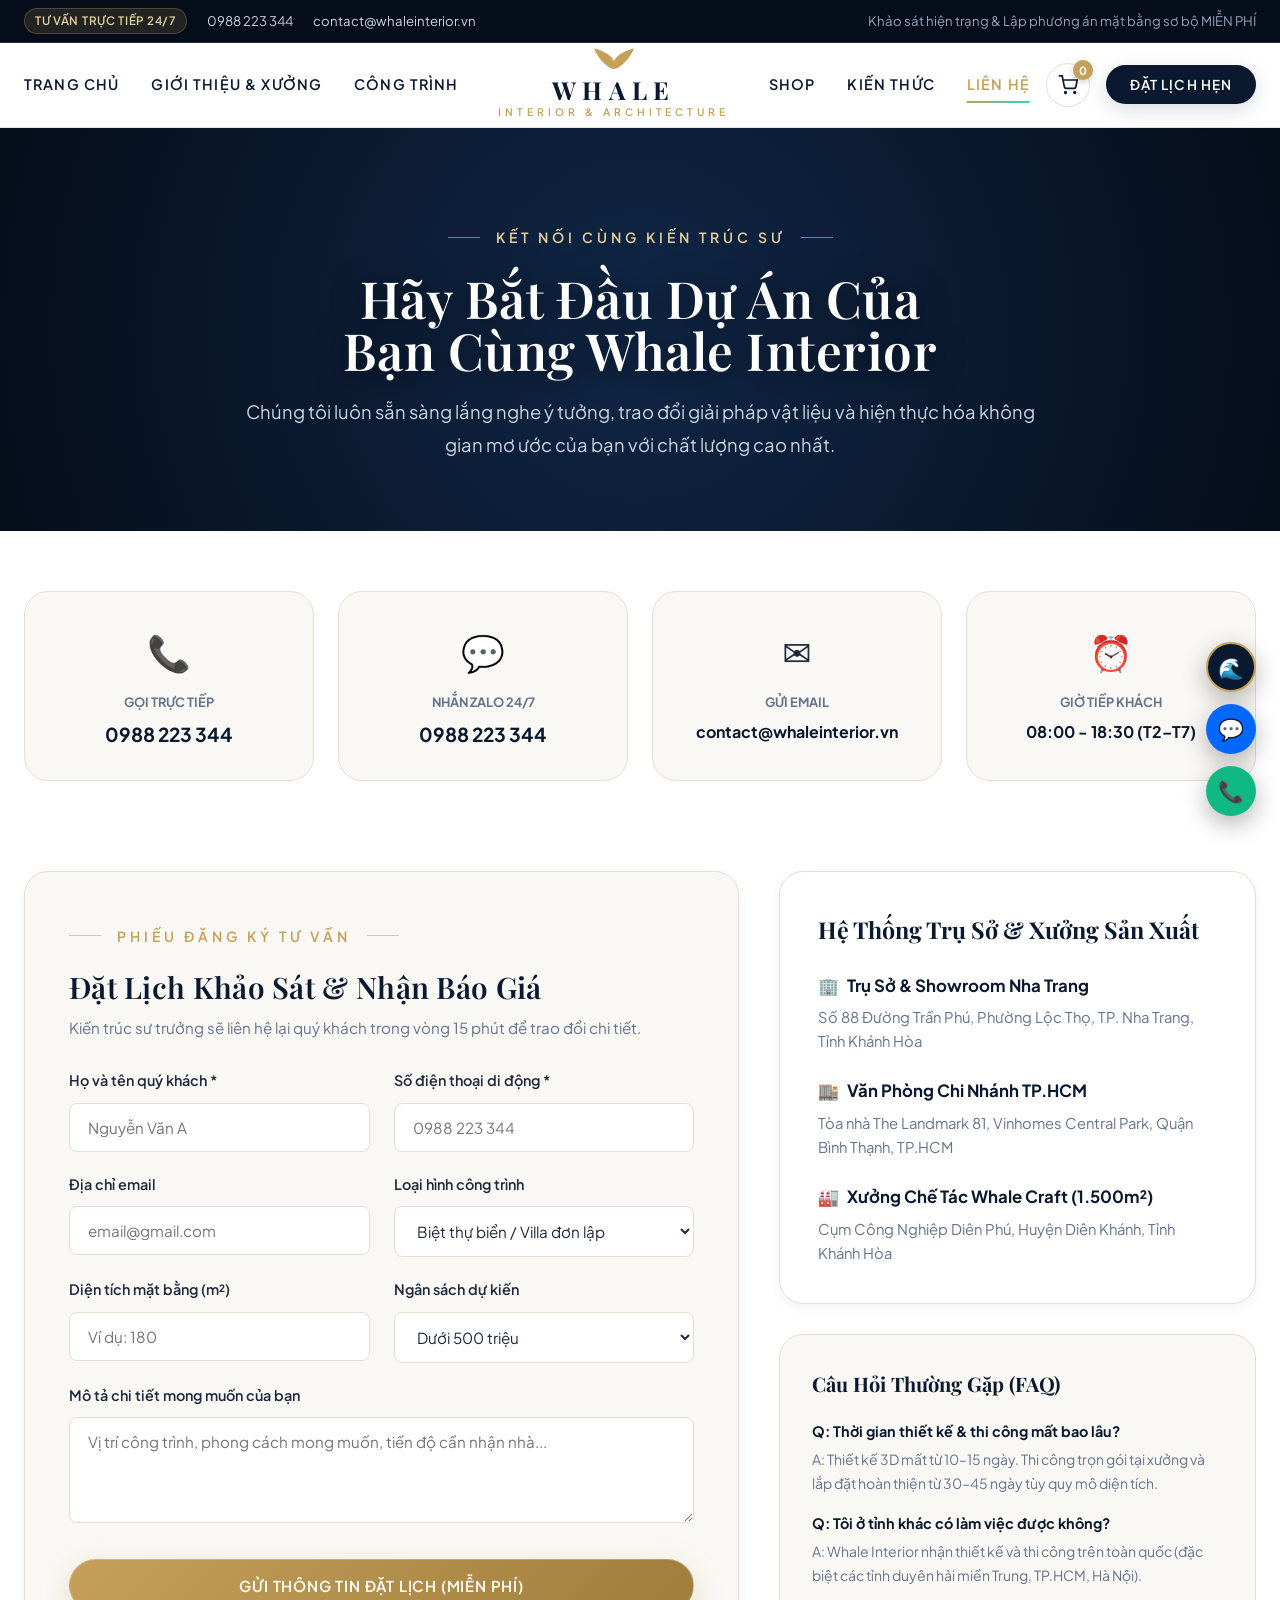
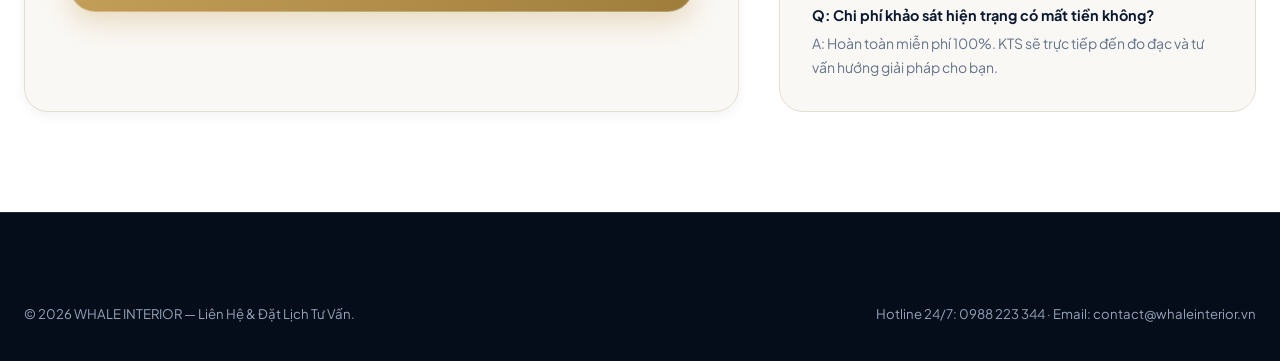
<file: lien-he.html>
<!DOCTYPE html>
<html lang="vi">
<head>
  <meta charset="UTF-8">
  <meta name="viewport" content="width=device-width, initial-scale=1.0">
  <title>Liên Hệ — WHALE INTERIOR | Đặt Lịch Tư Vấn Thiết Kế & Thi Công</title>
  <meta name="description" content="Liên hệ với Whale Interior để được tư vấn thiết kế & thi công nội thất biệt thự, penthouse, nhà phố. Trực tiếp làm việc cùng Kiến trúc sư trưởng.">
  
  <link rel="preconnect" href="https://fonts.googleapis.com">
  <link rel="preconnect" href="https://fonts.gstatic.com" crossorigin>
  <link href="https://fonts.googleapis.com/css2?family=Playfair+Display:ital,wght@0,400..900;1,400..900&family=Plus+Jakarta+Sans:wght@300;400;500;600;700&display=swap" rel="stylesheet">
  
  <link rel="stylesheet" href="css/style.css">
</head>
<body>

  <!-- Preloader -->
  <div id="preloader">
    <div class="preloader-whale">
      <svg viewBox="0 0 64 40" width="80" height="50" fill="currentColor">
        <path d="M32 20C26 8 10 2 0 0C6 14 16 26 28 32C30 33 34 33 36 32C48 26 58 14 64 0C54 2 38 8 32 20Z"/>
      </svg>
    </div>
    <div class="preloader-brand">WHALE</div>
    <div class="preloader-sub">INTERIOR & ARCHITECTURE</div>
    <div class="preloader-bar-wrap"><div class="preloader-bar"></div></div>
  </div>

  <!-- Topbar -->
  <div class="topbar">
    <div class="container">
      <div class="topbar-info">
        <span class="topbar-tag">TƯ VẤN TRỰC TIẾP 24/7</span>
        <a href="tel:0988223344">0988 223 344</a>
        <a href="mailto:contact@whaleinterior.vn">contact@whaleinterior.vn</a>
      </div>
      <div class="topbar-socials">
        <span>Khảo sát hiện trạng & Lập phương án mặt bằng sơ bộ MIỄN PHÍ</span>
      </div>
    </div>
  </div>

  <!-- Header -->
  <header class="site-header">
    <div class="container header-wrap">
      <nav class="nav-links">
        <a href="index.html" class="nav-link">Trang chủ</a>
        <a href="ve-chung-toi.html" class="nav-link">Giới thiệu & Xưởng</a>
        <a href="du-an.html" class="nav-link">Công trình</a>
      </nav>

      <a href="index.html" class="brand">
        <div class="brand-icon">
          <svg viewBox="0 0 64 40" width="40" height="26" fill="currentColor">
            <path d="M32 20C26 8 10 2 0 0C6 14 16 26 28 32C30 33 34 33 36 32C48 26 58 14 64 0C54 2 38 8 32 20Z"/>
          </svg>
        </div>
        <span class="brand-title">WHALE</span>
        <span class="brand-sub">INTERIOR & ARCHITECTURE</span>
      </a>

      <div class="header-actions">
        <nav class="nav-links">
          <a href="shop.html" class="nav-link">Shop</a>
          <a href="kien-thuc.html" class="nav-link">Kiến thức</a>
          <a href="lien-he.html" class="nav-link active">Liên hệ</a>
        </nav>

        <button class="btn-cart-trigger" id="cartOpenBtn" title="Giỏ hàng">
          <svg width="20" height="20" viewBox="0 0 24 24" fill="none" stroke="currentColor" stroke-width="2"><circle cx="9" cy="21" r="1"/><circle cx="20" cy="21" r="1"/><path d="M1 1h4l2.68 13.39a2 2 0 0 0 2 1.61h9.72a2 2 0 0 0 2-1.61L23 6H6"/></svg>
          <span class="cart-badge">0</span>
        </button>

        <button class="btn-header-cta open-consult-modal">
          <span>ĐẶT LỊCH HẸN</span>
        </button>

        <button class="nav-toggle" aria-label="Menu">
          <span></span><span></span><span></span>
        </button>
      </div>
    </div>
  </header>

  <main>
    <!-- Banner -->
    <section style="background:radial-gradient(circle at center, #102747 0%, var(--primary-deep) 100%); color:#fff; padding:90px 0 70px; text-align:center;">
      <div class="container" style="max-width:850px;">
        <span class="section-label reveal" style="color:var(--accent-gold-light);">KẾT NỐI CÙNG KIẾN TRÚC SƯ</span>
        <h1 class="hero-title reveal stagger-1" style="font-size:clamp(2.2rem, 4vw, 3.4rem); margin-bottom:18px;">
          Hãy Bắt Đầu Dự Án Của Bạn Cùng Whale Interior
        </h1>
        <p class="reveal stagger-2" style="color:#cbd5e1; font-size:1.15rem; line-height:1.8;">
          Chúng tôi luôn sẵn sàng lắng nghe ý tưởng, trao đổi giải pháp vật liệu và hiện thực hóa không gian mơ ước của bạn với chất lượng cao nhất.
        </p>
      </div>
    </section>

    <!-- Quick Contact Channels -->
    <section style="padding:60px 0 30px; background:#fff;">
      <div class="container">
        <div class="grid-4-col">
          <a href="tel:0988223344" class="reveal stagger-1" style="background:var(--bg-cream); padding:30px 24px; border-radius:var(--radius-lg); border:1px solid var(--border-color); text-align:center; transition:var(--transition); display:block;">
            <div style="font-size:2.2rem; margin-bottom:10px;">📞</div>
            <div style="font-size:0.8rem; text-transform:uppercase; color:var(--text-muted); font-weight:700;">Gọi trực tiếp</div>
            <strong style="color:var(--primary); font-size:1.2rem; display:block; margin-top:4px;">0988 223 344</strong>
          </a>

          <a href="https://zalo.me/0988223344" target="_blank" class="reveal stagger-2" style="background:var(--bg-cream); padding:30px 24px; border-radius:var(--radius-lg); border:1px solid var(--border-color); text-align:center; transition:var(--transition); display:block;">
            <div style="font-size:2.2rem; margin-bottom:10px;">💬</div>
            <div style="font-size:0.8rem; text-transform:uppercase; color:var(--text-muted); font-weight:700;">Nhắn Zalo 24/7</div>
            <strong style="color:var(--primary); font-size:1.2rem; display:block; margin-top:4px;">0988 223 344</strong>
          </a>

          <a href="mailto:contact@whaleinterior.vn" class="reveal stagger-3" style="background:var(--bg-cream); padding:30px 24px; border-radius:var(--radius-lg); border:1px solid var(--border-color); text-align:center; transition:var(--transition); display:block;">
            <div style="font-size:2.2rem; margin-bottom:10px;">✉️</div>
            <div style="font-size:0.8rem; text-transform:uppercase; color:var(--text-muted); font-weight:700;">Gửi Email</div>
            <strong style="color:var(--primary); font-size:1rem; display:block; margin-top:4px;">contact@whaleinterior.vn</strong>
          </a>

          <div class="reveal stagger-4" style="background:var(--bg-cream); padding:30px 24px; border-radius:var(--radius-lg); border:1px solid var(--border-color); text-align:center;">
            <div style="font-size:2.2rem; margin-bottom:10px;">⏰</div>
            <div style="font-size:0.8rem; text-transform:uppercase; color:var(--text-muted); font-weight:700;">Giờ tiếp khách</div>
            <strong style="color:var(--primary); font-size:1rem; display:block; margin-top:4px;">08:00 - 18:30 (T2–T7)</strong>
          </div>
        </div>
      </div>
    </section>

    <!-- Consultation Form & Office Info -->
    <section style="padding:60px 0 100px; background:#fff;">
      <div class="container">
        <div class="grid-split">
          <!-- Form -->
          <div class="reveal-left" style="background:var(--bg-cream); padding:44px; border-radius:var(--radius-lg); border:1px solid var(--border-color); box-shadow:var(--shadow-sm);">
            <span class="section-label">PHIẾU ĐĂNG KÝ TƯ VẤN</span>
            <h2 class="section-title" style="font-size:1.85rem; margin-bottom:12px;">Đặt Lịch Khảo Sát & Nhận Báo Giá</h2>
            <p style="color:var(--text-muted); font-size:0.95rem; margin-bottom:28px;">Kiến trúc sư trưởng sẽ liên hệ lại quý khách trong vòng 15 phút để trao đổi chi tiết.</p>

            <form id="consultFormFull">
              <div class="grid-2-col" style="margin-bottom:20px;">
                <div>
                  <label class="calc-label" style="color:var(--text-main);">Họ và tên quý khách *</label>
                  <input type="text" class="calc-input" style="color:var(--text-main); background:#fff; border-color:var(--border-color);" placeholder="Nguyễn Văn A" required>
                </div>
                <div>
                  <label class="calc-label" style="color:var(--text-main);">Số điện thoại di động *</label>
                  <input type="tel" class="calc-input" style="color:var(--text-main); background:#fff; border-color:var(--border-color);" placeholder="0988 223 344" required>
                </div>
              </div>

              <div class="grid-2-col" style="margin-bottom:20px;">
                <div>
                  <label class="calc-label" style="color:var(--text-main);">Địa chỉ email</label>
                  <input type="email" class="calc-input" style="color:var(--text-main); background:#fff; border-color:var(--border-color);" placeholder="email@gmail.com">
                </div>
                <div>
                  <label class="calc-label" style="color:var(--text-main);">Loại hình công trình</label>
                  <select class="calc-select" style="color:var(--text-main); background:#fff; border-color:var(--border-color);">
                    <option>Biệt thự biển / Villa đơn lập</option>
                    <option>Penthouse / Căn hộ cao cấp</option>
                    <option>Nhà phố / Shophouse</option>
                    <option>Khách sạn / Resort nghỉ dưỡng</option>
                  </select>
                </div>
              </div>

              <div class="grid-2-col" style="margin-bottom:20px;">
                <div>
                  <label class="calc-label" style="color:var(--text-main);">Diện tích mặt bằng (m²)</label>
                  <input type="number" class="calc-input" style="color:var(--text-main); background:#fff; border-color:var(--border-color);" placeholder="Ví dụ: 180">
                </div>
                <div>
                  <label class="calc-label" style="color:var(--text-main);">Ngân sách dự kiến</label>
                  <select class="calc-select" style="color:var(--text-main); background:#fff; border-color:var(--border-color);">
                    <option>Dưới 500 triệu</option>
                    <option>Từ 500 triệu - 1 tỷ</option>
                    <option>Từ 1 tỷ - 2 tỷ</option>
                    <option>Trên 2 tỷ</option>
                  </select>
                </div>
              </div>

              <div style="margin-bottom:28px;">
                <label class="calc-label" style="color:var(--text-main);">Mô tả chi tiết mong muốn của bạn</label>
                <textarea rows="4" class="calc-input" style="color:var(--text-main); background:#fff; border-color:var(--border-color);" placeholder="Vị trí công trình, phong cách mong muốn, tiến độ cần nhận nhà..."></textarea>
              </div>

              <button type="submit" class="btn-primary" style="width:100%; justify-content:center; padding:16px;">
                GỬI THÔNG TIN ĐẶT LỊCH (MIỄN PHÍ)
              </button>
            </form>
          </div>

          <!-- Office & Factory Location -->
          <div class="reveal-right">
            <div style="background:#fff; border:1px solid var(--border-color); border-radius:var(--radius-lg); padding:38px; box-shadow:var(--shadow-sm); margin-bottom:30px;">
              <h3 style="font-family:var(--font-serif); font-size:1.45rem; color:var(--primary); margin-bottom:22px;">Hệ Thống Trụ Sở & Xưởng Sản Xuất</h3>
              
              <div style="margin-bottom:24px;">
                <div style="font-weight:700; color:var(--primary); font-size:1.05rem; display:flex; align-items:center; gap:8px;">
                  <span style="color:var(--accent-gold);">🏢</span> Trụ Sở & Showroom Nha Trang
                </div>
                <p style="color:var(--text-muted); font-size:0.925rem; margin-top:6px; line-height:1.6;">Số 88 Đường Trần Phú, Phường Lộc Thọ, TP. Nha Trang, Tỉnh Khánh Hòa</p>
              </div>

              <div style="margin-bottom:24px;">
                <div style="font-weight:700; color:var(--primary); font-size:1.05rem; display:flex; align-items:center; gap:8px;">
                  <span style="color:var(--accent-gold);">🏬</span> Văn Phòng Chi Nhánh TP.HCM
                </div>
                <p style="color:var(--text-muted); font-size:0.925rem; margin-top:6px; line-height:1.6;">Tòa nhà The Landmark 81, Vinhomes Central Park, Quận Bình Thạnh, TP.HCM</p>
              </div>

              <div>
                <div style="font-weight:700; color:var(--primary); font-size:1.05rem; display:flex; align-items:center; gap:8px;">
                  <span style="color:var(--accent-gold);">🏭</span> Xưởng Chế Tác Whale Craft (1.500m²)
                </div>
                <p style="color:var(--text-muted); font-size:0.925rem; margin-top:6px; line-height:1.6;">Cụm Công Nghiệp Diên Phú, Huyện Diên Khánh, Tỉnh Khánh Hòa</p>
              </div>
            </div>

            <!-- FAQ Accordion -->
            <div style="background:var(--bg-cream); border:1px solid var(--border-color); border-radius:var(--radius-lg); padding:32px;">
              <h4 style="font-family:var(--font-serif); font-size:1.25rem; color:var(--primary); margin-bottom:18px;">Câu Hỏi Thường Gặp (FAQ)</h4>
              
              <div style="margin-bottom:16px;">
                <strong style="font-size:0.9rem; color:var(--primary); display:block;">Q: Thời gian thiết kế & thi công mất bao lâu?</strong>
                <p style="font-size:0.875rem; color:var(--text-muted); margin-top:4px;">A: Thiết kế 3D mất từ 10–15 ngày. Thi công trọn gói tại xưởng và lắp đặt hoàn thiện từ 30–45 ngày tùy quy mô diện tích.</p>
              </div>

              <div style="margin-bottom:16px;">
                <strong style="font-size:0.9rem; color:var(--primary); display:block;">Q: Tôi ở tỉnh khác có làm việc được không?</strong>
                <p style="font-size:0.875rem; color:var(--text-muted); margin-top:4px;">A: Whale Interior nhận thiết kế và thi công trên toàn quốc (đặc biệt các tỉnh duyên hải miền Trung, TP.HCM, Hà Nội).</p>
              </div>

              <div>
                <strong style="font-size:0.9rem; color:var(--primary); display:block;">Q: Chi phí khảo sát hiện trạng có mất tiền không?</strong>
                <p style="font-size:0.875rem; color:var(--text-muted); margin-top:4px;">A: Hoàn toàn miễn phí 100%. KTS sẽ trực tiếp đến đo đạc và tư vấn hướng giải pháp cho bạn.</p>
              </div>
            </div>
          </div>
        </div>
      </div>
    </section>
  </main>

  <footer class="site-footer">
    <div class="container">
      <div class="footer-bottom" style="border:none; padding:0;">
        <div>© 2026 WHALE INTERIOR — Liên Hệ & Đặt Lịch Tư Vấn.</div>
        <div>Hotline 24/7: 0988 223 344 · Email: contact@whaleinterior.vn</div>
      </div>
    </div>
  </footer>

  <!-- Floating Contact Buttons & Audio -->
  <div class="floating-contact">
    <button class="float-btn float-audio" id="oceanAudioToggle" title="Bật âm thanh đại dương Whale Soundscape">🌊</button>
    <a href="https://zalo.me/0988223344" target="_blank" class="float-btn float-zalo" title="Chat Zalo">💬</a>
    <a href="tel:0988223344" class="float-btn float-phone" title="Gọi Hotline">📞</a>
  </div>

  <!-- Mobile Bottom App Bar -->
  <nav class="mobile-bottom-nav">
    <a href="index.html" class="mob-nav-item">
      <span class="mob-nav-icon">
        <svg width="20" height="20" viewBox="0 0 24 24" fill="none" stroke="currentColor" stroke-width="2"><path d="M3 9l9-7 9 7v11a2 2 0 0 1-2 2H5a2 2 0 0 1-2-2z"/><polyline points="9 22 9 12 15 12 15 22"/></svg>
      </span>
      <span>Trang chủ</span>
    </a>
    <a href="du-an.html" class="mob-nav-item">
      <span class="mob-nav-icon">
        <svg width="20" height="20" viewBox="0 0 24 24" fill="none" stroke="currentColor" stroke-width="2"><rect x="3" y="3" width="18" height="18" rx="2"/><circle cx="8.5" cy="8.5" r="1.5"/><polyline points="21 15 16 10 5 21"/></svg>
      </span>
      <span>Dự án</span>
    </a>
    <a href="index.html#roomExplorer" class="mob-nav-item highlight">
      <span class="mob-nav-icon">
        <svg width="20" height="20" viewBox="0 0 24 24" fill="none" stroke="currentColor" stroke-width="2"><circle cx="11" cy="11" r="8"/><line x1="21" y1="21" x2="16.65" y2="16.65"/></svg>
      </span>
      <span>3D Room</span>
    </a>
    <a href="shop.html" class="mob-nav-item">
      <span class="mob-nav-icon">
        <svg width="20" height="20" viewBox="0 0 24 24" fill="none" stroke="currentColor" stroke-width="2"><circle cx="9" cy="21" r="1"/><circle cx="20" cy="21" r="1"/><path d="M1 1h4l2.68 13.39a2 2 0 0 0 2 1.61h9.72a2 2 0 0 0 2-1.61L23 6H6"/></svg>
      </span>
      <span>Shop</span>
    </a>
    <a href="lien-he.html" class="mob-nav-item active">
      <span class="mob-nav-icon">
        <svg width="20" height="20" viewBox="0 0 24 24" fill="none" stroke="currentColor" stroke-width="2"><path d="M22 16.92v3a2 2 0 0 1-2.18 2 19.79 19.79 0 0 1-8.63-3.07 19.5 19.5 0 0 1-6-6 19.79 19.79 0 0 1-3.07-8.67A2 2 0 0 1 4.11 2h3a2 2 0 0 1 2 1.72 12.84 12.84 0 0 0 .7 2.81 2 2 0 0 1-.45 2.11L8.09 9.91a16 16 0 0 0 6 6l1.27-1.27a2 2 0 0 1 2.11-.45 12.84 12.84 0 0 0 2.81.7A2 2 0 0 1 22 16.92z"/></svg>
      </span>
      <span>Liên hệ</span>
    </a>
  </nav>

  <script src="js/main.js"></script>
  <script>
    document.getElementById('consultFormFull')?.addEventListener('submit', (e) => {
      e.preventDefault();
      showToast('Đã gửi thông tin thành công! Kiến trúc sư Whale Interior sẽ gọi lại trong 15 phút.');
      e.target.reset();
    });
  </script>
</body>
</html>
</file>
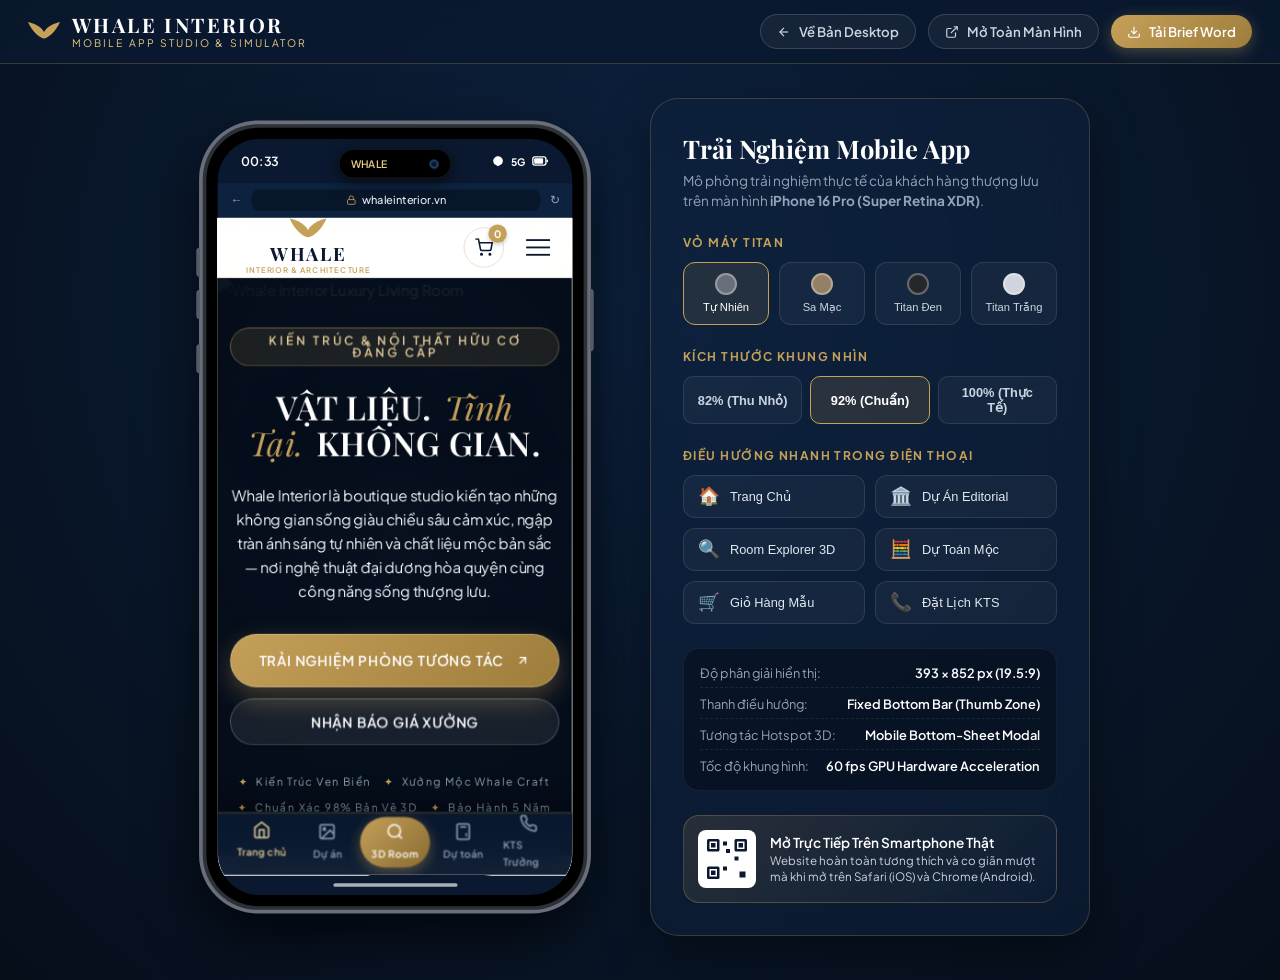
<file: mobile.html>
<!DOCTYPE html>
<html lang="vi">
<head>
  <meta charset="UTF-8">
  <meta name="viewport" content="width=device-width, initial-scale=1.0">
  <title>WHALE INTERIOR — Trình Giả Lập & Trải Nghiệm Giao Diện Mobile (iPhone 16 Pro)</title>
  
  <!-- Google Fonts -->
  <link rel="preconnect" href="https://fonts.googleapis.com">
  <link rel="preconnect" href="https://fonts.gstatic.com" crossorigin>
  <link href="https://fonts.googleapis.com/css2?family=Playfair+Display:ital,wght@0,400..900;1,400..900&family=Plus+Jakarta+Sans:wght@300;400;500;600;700&display=swap" rel="stylesheet">

  <style>
    :root {
      --primary: #0a192f;
      --secondary: #0f2b48;
      --accent-gold: #c5a059;
      --accent-gold-light: #e6ca85;
      --accent-gold-dark: #9e7d3b;
      --bg-dark: #060e1a;
      --titan-natural: linear-gradient(135deg, #7a7a7a 0%, #444444 50%, #999999 100%);
      --titan-desert: linear-gradient(135deg, #bfa682 0%, #7d684c 50%, #d4c2a4 100%);
      --titan-black: linear-gradient(135deg, #2b2b2d 0%, #171718 50%, #3e3e42 100%);
      --titan-white: linear-gradient(135deg, #d8dbe0 0%, #a2a7b0 50%, #f0f3f8 100%);
    }

    * {
      margin: 0;
      padding: 0;
      box-sizing: border-box;
    }

    body {
      font-family: 'Plus Jakarta Sans', sans-serif;
      background: radial-gradient(circle at 50% 30%, #0d223f 0%, #060e1a 100%);
      color: #f1f5f9;
      min-height: 100vh;
      display: flex;
      flex-direction: column;
      overflow-x: hidden;
    }

    /* Top Studio Bar */
    .studio-bar {
      height: 64px;
      padding: 0 28px;
      background: rgba(10, 25, 47, 0.85);
      backdrop-filter: blur(16px);
      border-bottom: 1px solid rgba(197, 160, 89, 0.25);
      display: flex;
      align-items: center;
      justify-content: space-between;
      position: sticky;
      top: 0;
      z-index: 100;
    }

    .studio-brand {
      display: flex;
      align-items: center;
      gap: 12px;
      text-decoration: none;
    }

    .brand-icon {
      width: 32px;
      height: 32px;
      color: var(--accent-gold);
    }

    .brand-text h1 {
      font-family: 'Playfair Display', serif;
      font-size: 1.25rem;
      font-weight: 700;
      letter-spacing: 0.12em;
      color: #fff;
      line-height: 1.1;
    }

    .brand-text span {
      font-size: 0.65rem;
      color: var(--accent-gold-light);
      letter-spacing: 0.2em;
      display: block;
    }

    .studio-actions {
      display: flex;
      align-items: center;
      gap: 12px;
    }

    .btn-studio {
      display: inline-flex;
      align-items: center;
      gap: 8px;
      padding: 8px 16px;
      border-radius: 999px;
      font-size: 0.825rem;
      font-weight: 600;
      text-decoration: none;
      transition: all 0.25s ease;
      cursor: pointer;
      border: 1px solid rgba(255, 255, 255, 0.15);
      color: #cbd5e1;
      background: rgba(255, 255, 255, 0.05);
    }

    .btn-studio:hover {
      background: rgba(255, 255, 255, 0.12);
      color: #fff;
      border-color: var(--accent-gold);
    }

    .btn-studio-primary {
      background: linear-gradient(135deg, var(--accent-gold), #9e7d3b);
      color: #fff;
      border: none;
      box-shadow: 0 4px 15px rgba(197, 160, 89, 0.35);
    }

    .btn-studio-primary:hover {
      background: linear-gradient(135deg, var(--accent-gold-light), var(--accent-gold));
      transform: translateY(-2px);
      box-shadow: 0 6px 20px rgba(197, 160, 89, 0.5);
    }

    /* Main Showcase Stage */
    .showcase-stage {
      flex: 1;
      display: flex;
      align-items: center;
      justify-content: center;
      padding: 30px 20px 40px;
      gap: 50px;
      max-width: 1440px;
      margin: 0 auto;
      width: 100%;
    }

    /* iPhone 16 Pro Container */
    .device-wrapper {
      position: relative;
      transition: transform 0.3s cubic-bezier(0.16, 1, 0.3, 1);
      transform-origin: center center;
    }

    .iphone-chassis {
      width: 410px;
      height: 846px;
      background: #000;
      border-radius: 56px;
      padding: 12px;
      position: relative;
      box-shadow: 
        0 0 0 4px #22252a,
        0 0 0 8px #3b414d,
        0 25px 70px rgba(0, 0, 0, 0.85),
        0 10px 25px rgba(0, 0, 0, 0.5);
      transition: box-shadow 0.3s ease, border 0.3s ease;
    }

    /* Side Hardware Buttons */
    .iphone-chassis::before {
      content: '';
      position: absolute;
      left: -11px;
      top: 130px;
      width: 4px;
      height: 32px; /* Action Button */
      background: #555c68;
      border-radius: 4px 0 0 4px;
      box-shadow: 
        0 46px 0 0 #555c68, /* Volume Up */
        0 105px 0 0 #555c68; /* Volume Down */
    }

    .iphone-chassis::after {
      content: '';
      position: absolute;
      right: -11px;
      top: 175px;
      width: 4px;
      height: 68px; /* Power Button */
      background: #555c68;
      border-radius: 0 4px 4px 0;
    }

    /* Titanium Color Themes */
    .iphone-chassis.titan-natural {
      box-shadow: 0 0 0 4px #2d3036, 0 0 0 8px #686e7a, 0 25px 70px rgba(0,0,0,0.85);
    }
    .iphone-chassis.titan-desert {
      box-shadow: 0 0 0 4px #33291c, 0 0 0 8px #948067, 0 25px 70px rgba(0,0,0,0.85);
    }
    .iphone-chassis.titan-black {
      box-shadow: 0 0 0 4px #151618, 0 0 0 8px #2b2c30, 0 25px 70px rgba(0,0,0,0.85);
    }
    .iphone-chassis.titan-white {
      box-shadow: 0 0 0 4px #3f434a, 0 0 0 8px #adb3be, 0 25px 70px rgba(0,0,0,0.85);
    }

    /* Screen Bezel & Display */
    .iphone-screen {
      width: 100%;
      height: 100%;
      background: #000;
      border-radius: 46px;
      overflow: hidden;
      position: relative;
      display: flex;
      flex-direction: column;
    }

    /* Dynamic Island */
    .dynamic-island-wrap {
      position: absolute;
      top: 11px;
      left: 50%;
      transform: translateX(-50%);
      z-index: 1000;
      transition: all 0.4s cubic-bezier(0.16, 1, 0.3, 1);
    }

    .dynamic-island {
      width: 122px;
      height: 32px;
      background: #000;
      border-radius: 20px;
      display: flex;
      align-items: center;
      justify-content: space-between;
      padding: 0 12px;
      cursor: pointer;
      box-shadow: 0 4px 15px rgba(0, 0, 0, 0.6);
      border: 1px solid rgba(255, 255, 255, 0.08);
      transition: all 0.4s cubic-bezier(0.16, 1, 0.3, 1);
    }

    .island-left {
      display: flex;
      align-items: center;
      gap: 6px;
      font-size: 0.7rem;
      font-weight: 600;
      color: var(--accent-gold-light);
    }

    .island-cam {
      width: 11px;
      height: 11px;
      background: #0c1520;
      border-radius: 50%;
      border: 1.5px solid #1c2a38;
      box-shadow: inset 0 0 3px #388bfd;
    }

    /* Dynamic Island Expanded State */
    .dynamic-island.expanded {
      width: 320px;
      height: 72px;
      border-radius: 28px;
      padding: 12px 18px;
      background: #0f172a;
      border-color: rgba(197, 160, 89, 0.35);
    }

    .island-content-expanded {
      display: none;
      width: 100%;
      align-items: center;
      justify-content: space-between;
    }

    .dynamic-island.expanded .island-content-expanded {
      display: flex;
    }

    .dynamic-island.expanded .island-left,
    .dynamic-island.expanded .island-cam {
      display: none;
    }

    /* iOS Status Bar */
    .ios-status-bar {
      height: 48px;
      padding: 0 26px;
      display: flex;
      align-items: center;
      justify-content: space-between;
      color: #fff;
      font-size: 0.85rem;
      font-weight: 600;
      background: #0a192f;
      z-index: 900;
      user-select: none;
    }

    .status-time {
      letter-spacing: -0.02em;
    }

    .status-icons {
      display: flex;
      align-items: center;
      gap: 7px;
    }

    /* Mobile Browser Address Bar */
    .mobile-browser-bar {
      height: 38px;
      background: #0d223f;
      border-bottom: 1px solid rgba(255, 255, 255, 0.08);
      display: flex;
      align-items: center;
      justify-content: space-between;
      padding: 0 14px;
      font-size: 0.75rem;
      color: #94a3b8;
      z-index: 850;
    }

    .browser-url-pill {
      background: rgba(0, 0, 0, 0.35);
      border-radius: 8px;
      padding: 4px 14px;
      display: flex;
      align-items: center;
      gap: 6px;
      color: #e2e8f0;
      font-weight: 500;
      flex: 1;
      margin: 0 10px;
      justify-content: center;
    }

    .browser-url-pill svg {
      color: var(--accent-gold);
    }

    /* Iframe Screen Frame */
    .mobile-iframe-wrapper {
      flex: 1;
      width: 100%;
      position: relative;
      background: #fff;
      overflow: hidden;
    }

    .mobile-iframe-wrapper iframe {
      width: 100%;
      height: 100%;
      border: none;
      display: block;
    }

    /* iOS Bottom Home Bar */
    .ios-home-indicator-wrap {
      height: 22px;
      background: #0a192f;
      display: flex;
      align-items: center;
      justify-content: center;
      z-index: 900;
    }

    .ios-home-bar {
      width: 135px;
      height: 4px;
      background: rgba(255, 255, 255, 0.65);
      border-radius: 999px;
      cursor: pointer;
      transition: all 0.2s ease;
    }

    .ios-home-bar:hover {
      background: #fff;
      transform: scaleY(1.3);
    }

    /* Control Center Panel (Right) */
    .studio-panel {
      width: 440px;
      background: rgba(15, 34, 60, 0.55);
      backdrop-filter: blur(20px);
      border: 1px solid rgba(197, 160, 89, 0.25);
      border-radius: 28px;
      padding: 32px;
      display: flex;
      flex-direction: column;
      gap: 24px;
      box-shadow: 0 20px 50px rgba(0, 0, 0, 0.4);
    }

    .panel-header h2 {
      font-family: 'Playfair Display', serif;
      font-size: 1.6rem;
      color: #fff;
      margin-bottom: 6px;
    }

    .panel-header p {
      font-size: 0.85rem;
      color: #94a3b8;
      line-height: 1.5;
    }

    .panel-section-title {
      font-size: 0.75rem;
      font-weight: 700;
      color: var(--accent-gold);
      letter-spacing: 0.12em;
      text-transform: uppercase;
      margin-bottom: 12px;
      display: flex;
      align-items: center;
      gap: 8px;
    }

    /* Titanium Finish Switcher */
    .titanium-selector {
      display: grid;
      grid-template-columns: repeat(4, 1fr);
      gap: 10px;
    }

    .titan-btn {
      display: flex;
      flex-direction: column;
      align-items: center;
      gap: 6px;
      background: rgba(255, 255, 255, 0.04);
      border: 1px solid rgba(255, 255, 255, 0.1);
      border-radius: 12px;
      padding: 10px 6px;
      cursor: pointer;
      transition: all 0.2s ease;
      color: #cbd5e1;
      font-size: 0.7rem;
    }

    .titan-btn:hover {
      background: rgba(255, 255, 255, 0.08);
      border-color: var(--accent-gold);
    }

    .titan-btn.active {
      border-color: var(--accent-gold);
      background: rgba(197, 160, 89, 0.12);
      color: #fff;
    }

    .titan-circle {
      width: 22px;
      height: 22px;
      border-radius: 50%;
      border: 2px solid rgba(255, 255, 255, 0.3);
    }

    .circle-natural { background: #686e7a; }
    .circle-desert { background: #948067; }
    .circle-black { background: #26272b; }
    .circle-white { background: #d0d5dd; }

    /* Zoom Scales */
    .zoom-selector {
      display: flex;
      gap: 8px;
    }

    .zoom-btn {
      flex: 1;
      padding: 8px 12px;
      border-radius: 10px;
      background: rgba(255, 255, 255, 0.04);
      border: 1px solid rgba(255, 255, 255, 0.1);
      color: #cbd5e1;
      font-size: 0.8rem;
      font-weight: 600;
      cursor: pointer;
      transition: all 0.2s ease;
      text-align: center;
    }

    .zoom-btn:hover,
    .zoom-btn.active {
      border-color: var(--accent-gold);
      background: rgba(197, 160, 89, 0.15);
      color: #fff;
    }

    /* Shortcut Actions Grid */
    .shortcuts-grid {
      display: grid;
      grid-template-columns: 1fr 1fr;
      gap: 10px;
    }

    .shortcut-btn {
      display: flex;
      align-items: center;
      gap: 10px;
      padding: 10px 14px;
      background: rgba(255, 255, 255, 0.04);
      border: 1px solid rgba(255, 255, 255, 0.1);
      border-radius: 12px;
      color: #e2e8f0;
      font-size: 0.8rem;
      cursor: pointer;
      transition: all 0.2s ease;
      text-align: left;
    }

    .shortcut-btn:hover {
      background: rgba(197, 160, 89, 0.12);
      border-color: var(--accent-gold);
      color: #fff;
      transform: translateY(-2px);
    }

    .shortcut-btn span:first-child {
      font-size: 1.1rem;
    }

    /* UX Specs Card */
    .specs-card {
      background: rgba(0, 0, 0, 0.3);
      border: 1px solid rgba(255, 255, 255, 0.06);
      border-radius: 16px;
      padding: 16px;
      font-size: 0.8rem;
      color: #94a3b8;
      display: flex;
      flex-direction: column;
      gap: 8px;
    }

    .spec-row {
      display: flex;
      justify-content: space-between;
      border-bottom: 1px dashed rgba(255, 255, 255, 0.08);
      padding-bottom: 6px;
    }

    .spec-row:last-child {
      border-bottom: none;
      padding-bottom: 0;
    }

    .spec-val {
      color: #fff;
      font-weight: 600;
    }

    /* QR Code Box */
    .qr-banner {
      display: flex;
      align-items: center;
      gap: 14px;
      background: linear-gradient(135deg, rgba(197, 160, 89, 0.15), rgba(15, 34, 60, 0.4));
      border: 1px solid rgba(197, 160, 89, 0.3);
      border-radius: 16px;
      padding: 14px;
    }

    .qr-thumb {
      width: 58px;
      height: 58px;
      background: #fff;
      border-radius: 8px;
      padding: 4px;
      display: flex;
      align-items: center;
      justify-content: center;
    }

    .qr-thumb svg {
      width: 100%;
      height: 100%;
    }

    .qr-text {
      flex: 1;
    }

    .qr-text h4 {
      font-size: 0.85rem;
      color: #fff;
      font-weight: 600;
      margin-bottom: 2px;
    }

    .qr-text p {
      font-size: 0.725rem;
      color: #cbd5e1;
      line-height: 1.35;
    }

    /* Responsive */
    @media (max-width: 1100px) {
      .showcase-stage {
        flex-direction: column;
        padding: 20px;
      }
      .studio-panel {
        width: 100%;
        max-width: 500px;
      }
    }
  </style>
</head>
<body>

  <!-- Studio Top Bar -->
  <header class="studio-bar">
    <a href="index.html" class="studio-brand">
      <svg class="brand-icon" viewBox="0 0 64 40" fill="currentColor">
        <path d="M32 20C26 8 10 2 0 0C6 14 16 26 28 32C30 33 34 33 36 32C48 26 58 14 64 0C54 2 38 8 32 20Z"/>
      </svg>
      <div class="brand-text">
        <h1>WHALE INTERIOR</h1>
        <span>MOBILE APP STUDIO & SIMULATOR</span>
      </div>
    </a>

    <div class="studio-actions">
      <a href="index.html" class="btn-studio">
        <svg width="14" height="14" viewBox="0 0 24 24" fill="none" stroke="currentColor" stroke-width="2"><line x1="19" y1="12" x2="5" y2="12"/><polyline points="12 19 5 12 12 5"/></svg>
        <span>Về Bản Desktop</span>
      </a>
      <a href="index.html" target="_blank" class="btn-studio">
        <svg width="14" height="14" viewBox="0 0 24 24" fill="none" stroke="currentColor" stroke-width="2"><path d="M18 13v6a2 2 0 0 1-2 2H5a2 2 0 0 1-2-2V8a2 2 0 0 1 2-2h6"/><polyline points="15 3 21 3 21 9"/><line x1="10" y1="14" x2="21" y2="3"/></svg>
        <span>Mở Toàn Màn Hình</span>
      </a>
      <a href="Brief_Website_Whale_Interior.docx" download class="btn-studio btn-studio-primary">
        <svg width="14" height="14" viewBox="0 0 24 24" fill="none" stroke="currentColor" stroke-width="2"><path d="M21 15v4a2 2 0 0 1-2 2H5a2 2 0 0 1-2-2v-4"/><polyline points="7 10 12 15 17 10"/><line x1="12" y1="15" x2="12" y2="3"/></svg>
        <span>Tải Brief Word</span>
      </a>
    </div>
  </header>

  <!-- Showcase Stage -->
  <main class="showcase-stage">
    
    <!-- iPhone 16 Pro Container -->
    <div class="device-wrapper" id="deviceWrapper">
      <div class="iphone-chassis titan-natural" id="iphoneChassis">
        
        <div class="iphone-screen">
          
          <!-- iOS Status Bar -->
          <div class="ios-status-bar">
            <span class="status-time" id="liveClock">09:41</span>
            
            <!-- Dynamic Island -->
            <div class="dynamic-island-wrap">
              <div class="dynamic-island" id="dynamicIsland" title="Bấm để mở rộng Dynamic Island">
                <div class="island-left">
                  <span>WHALE</span>
                </div>
                <div class="island-cam"></div>
                
                <!-- Expanded view inside island -->
                <div class="island-content-expanded">
                  <div style="display:flex; align-items:center; gap:8px;">
                    <span style="font-size:1.1rem;">🌊</span>
                    <div>
                      <div style="font-size:0.75rem; font-weight:700; color:#fff;">Whale Soundscape</div>
                      <div style="font-size:0.65rem; color:var(--accent-gold-light);">Đại dương tĩnh lặng · 432Hz</div>
                    </div>
                  </div>
                  <div style="font-size:0.75rem; color:#10b981; font-weight:700;">ĐANG PHÁT</div>
                </div>
              </div>
            </div>

            <!-- Right Status Icons -->
            <div class="status-icons">
              <svg width="14" height="14" viewBox="0 0 24 24" fill="currentColor"><path d="M12 3c-4.97 0-9 4.03-9 9 0 2.12.74 4.07 1.97 5.61L12 22l7.03-4.39C20.26 16.07 21 14.12 21 12c0-4.97-4.03-9-9-9z"/></svg>
              <span style="font-size:0.7rem; font-weight:700;">5G</span>
              <svg width="18" height="12" viewBox="0 0 24 14" fill="currentColor"><rect x="1" y="1" width="19" height="12" rx="3" fill="none" stroke="currentColor" stroke-width="2"/><rect x="3" y="3" width="13" height="8" rx="1.5"/><rect x="21" y="5" width="2" height="4" rx="1"/></svg>
            </div>
          </div>

          <!-- Mobile Browser URL Bar -->
          <div class="mobile-browser-bar">
            <button onclick="document.getElementById('mobileFrame').contentWindow.history.back()" style="background:none; border:none; color:#94a3b8; cursor:pointer;" title="Quay lại">←</button>
            <div class="browser-url-pill">
              <svg width="11" height="11" viewBox="0 0 24 24" fill="none" stroke="currentColor" stroke-width="2"><rect x="3" y="11" width="18" height="11" rx="2" ry="2"/><path d="M7 11V7a5 5 0 0 1 10 0v4"/></svg>
              <span>whaleinterior.vn</span>
            </div>
            <button onclick="document.getElementById('mobileFrame').contentWindow.location.reload()" style="background:none; border:none; color:#94a3b8; cursor:pointer;" title="Tải lại">↻</button>
          </div>

          <!-- Screen Web Iframe -->
          <div class="mobile-iframe-wrapper">
            <iframe id="mobileFrame" src="index.html" title="Whale Interior Mobile View"></iframe>
          </div>

          <!-- iOS Bottom Home Indicator -->
          <div class="ios-home-indicator-wrap">
            <div class="ios-home-bar" title="Cuộn lên đầu trang" onclick="scrollToTopPhone()"></div>
          </div>

        </div>

      </div>
    </div>

    <!-- Right Control Panel -->
    <div class="studio-panel">
      <div class="panel-header">
        <h2>Trải Nghiệm Mobile App</h2>
        <p>Mô phỏng trải nghiệm thực tế của khách hàng thượng lưu trên màn hình <strong>iPhone 16 Pro (Super Retina XDR)</strong>.</p>
      </div>

      <!-- Titanium Switcher -->
      <div>
        <div class="panel-section-title">
          <span>Vỏ Máy Titan</span>
        </div>
        <div class="titanium-selector">
          <button class="titan-btn active" data-titan="titan-natural">
            <div class="titan-circle circle-natural"></div>
            <span>Tự Nhiên</span>
          </button>
          <button class="titan-btn" data-titan="titan-desert">
            <div class="titan-circle circle-desert"></div>
            <span>Sa Mạc</span>
          </button>
          <button class="titan-btn" data-titan="titan-black">
            <div class="titan-circle circle-black"></div>
            <span>Titan Đen</span>
          </button>
          <button class="titan-btn" data-titan="titan-white">
            <div class="titan-circle circle-white"></div>
            <span>Titan Trắng</span>
          </button>
        </div>
      </div>

      <!-- Scale / Zoom Switcher -->
      <div>
        <div class="panel-section-title">
          <span>Kích Thước Khung Nhìn</span>
        </div>
        <div class="zoom-selector">
          <button class="zoom-btn" data-scale="0.82">82% (Thu Nhỏ)</button>
          <button class="zoom-btn active" data-scale="0.92">92% (Chuẩn)</button>
          <button class="zoom-btn" data-scale="1.0">100% (Thực Tế)</button>
        </div>
      </div>

      <!-- Quick Nav Action Buttons inside Phone -->
      <div>
        <div class="panel-section-title">
          <span>Điều Hướng Nhanh Trong Điện Thoại</span>
        </div>
        <div class="shortcuts-grid">
          <button class="shortcut-btn" onclick="phoneNavigate('#hero')">
            <span>🏠</span>
            <span>Trang Chủ</span>
          </button>
          <button class="shortcut-btn" onclick="phoneNavigate('#projects')">
            <span>🏛️</span>
            <span>Dự Án Editorial</span>
          </button>
          <button class="shortcut-btn" onclick="phoneNavigate('#roomExplorer')">
            <span>🔍</span>
            <span>Room Explorer 3D</span>
          </button>
          <button class="shortcut-btn" onclick="phoneNavigate('#du-toan')">
            <span>🧮</span>
            <span>Dự Toán Mộc</span>
          </button>
          <button class="shortcut-btn" onclick="phoneOpenCart()">
            <span>🛒</span>
            <span>Giỏ Hàng Mẫu</span>
          </button>
          <button class="shortcut-btn" onclick="phoneOpenConsult()">
            <span>📞</span>
            <span>Đặt Lịch KTS</span>
          </button>
        </div>
      </div>

      <!-- UX Specs -->
      <div class="specs-card">
        <div class="spec-row">
          <span>Độ phân giải hiển thị:</span>
          <span class="spec-val">393 × 852 px (19.5:9)</span>
        </div>
        <div class="spec-row">
          <span>Thanh điều hướng:</span>
          <span class="spec-val">Fixed Bottom Bar (Thumb Zone)</span>
        </div>
        <div class="spec-row">
          <span>Tương tác Hotspot 3D:</span>
          <span class="spec-val">Mobile Bottom-Sheet Modal</span>
        </div>
        <div class="spec-row">
          <span>Tốc độ khung hình:</span>
          <span class="spec-val">60 fps GPU Hardware Acceleration</span>
        </div>
      </div>

      <!-- QR Code Simulation -->
      <div class="qr-banner">
        <div class="qr-thumb">
          <!-- SVG QR Code Vector -->
          <svg viewBox="0 0 100 100" fill="#0a192f">
            <rect x="10" y="10" width="25" height="25" rx="3" fill="#0a192f"/>
            <rect x="15" y="15" width="15" height="15" fill="#fff"/>
            <rect x="18" y="18" width="9" height="9" fill="#0a192f"/>
            <rect x="65" y="10" width="25" height="25" rx="3" fill="#0a192f"/>
            <rect x="70" y="15" width="15" height="15" fill="#fff"/>
            <rect x="73" y="18" width="9" height="9" fill="#0a192f"/>
            <rect x="10" y="65" width="25" height="25" rx="3" fill="#0a192f"/>
            <rect x="15" y="70" width="15" height="15" fill="#fff"/>
            <rect x="18" y="73" width="9" height="9" fill="#0a192f"/>
            <rect x="42" y="15" width="8" height="8"/>
            <rect x="48" y="30" width="8" height="8"/>
            <rect x="65" y="45" width="8" height="8"/>
            <rect x="42" y="65" width="8" height="8"/>
            <rect x="75" y="75" width="12" height="12"/>
          </svg>
        </div>
        <div class="qr-text">
          <h4>Mở Trực Tiếp Trên Smartphone Thật</h4>
          <p>Website hoàn toàn tương thích và co giãn mượt mà khi mở trên Safari (iOS) và Chrome (Android).</p>
        </div>
      </div>

    </div>

  </main>

  <script>
    // 1. Live Digital Clock in Status Bar
    function updateClock() {
      const now = new Date();
      const hours = String(now.getHours()).padStart(2, '0');
      const minutes = String(now.getMinutes()).padStart(2, '0');
      const clockEl = document.getElementById('liveClock');
      if (clockEl) clockEl.textContent = `${hours}:${minutes}`;
    }
    setInterval(updateClock, 1000);
    updateClock();

    // 2. Titanium Chassis Switcher
    const titanBtns = document.querySelectorAll('.titan-btn');
    const chassis = document.getElementById('iphoneChassis');

    titanBtns.forEach(btn => {
      btn.addEventListener('click', () => {
        titanBtns.forEach(b => b.classList.remove('active'));
        btn.classList.add('active');
        const theme = btn.getAttribute('data-titan');
        chassis.className = 'iphone-chassis ' + theme;
      });
    });

    // 3. Zoom / Scale Switcher
    const zoomBtns = document.querySelectorAll('.zoom-btn');
    const deviceWrapper = document.getElementById('deviceWrapper');

    // Default 92%
    deviceWrapper.style.transform = 'scale(0.92)';

    zoomBtns.forEach(btn => {
      btn.addEventListener('click', () => {
        zoomBtns.forEach(b => b.classList.remove('active'));
        btn.classList.add('active');
        const scale = btn.getAttribute('data-scale');
        deviceWrapper.style.transform = `scale(${scale})`;
      });
    });

    // 4. Dynamic Island Expand/Collapse
    const dynamicIsland = document.getElementById('dynamicIsland');
    dynamicIsland.addEventListener('click', () => {
      dynamicIsland.classList.toggle('expanded');
    });

    // 5. Shortcuts to Navigate Inside Iframe
    function getIframeDoc() {
      const iframe = document.getElementById('mobileFrame');
      return iframe.contentDocument || iframe.contentWindow.document;
    }

    function phoneNavigate(selector) {
      try {
        const doc = getIframeDoc();
        const target = doc.querySelector(selector);
        if (target) {
          target.scrollIntoView({ behavior: 'smooth' });
        }
      } catch (e) {
        document.getElementById('mobileFrame').src = 'index.html' + selector;
      }
    }

    function phoneOpenCart() {
      try {
        const doc = getIframeDoc();
        const cartBtn = doc.getElementById('cartOpenBtn');
        if (cartBtn) cartBtn.click();
      } catch (e) {
        console.error(e);
      }
    }

    function phoneOpenConsult() {
      try {
        const doc = getIframeDoc();
        const consultBtns = doc.querySelectorAll('.open-consult-modal');
        if (consultBtns.length > 0) consultBtns[0].click();
      } catch (e) {
        console.error(e);
      }
    }

    function scrollToTopPhone() {
      try {
        const iframeWindow = document.getElementById('mobileFrame').contentWindow;
        iframeWindow.scrollTo({ top: 0, behavior: 'smooth' });
      } catch (e) {
        console.error(e);
      }
    }
  </script>
</body>
</html>
</file>
<file: css/style.css>
/* ==========================================================================
   WHALE INTERIOR - Luxury Ocean Organic & Contemporary Architecture
   Enhanced Animation System & Mobile-First App Experience
   Inspired by Sōl Haus, RoomSketch, and Mobile App UI
   ========================================================================== */

:root {
  --primary: #0a192f;
  --primary-deep: #050d1a;
  --primary-light: #132e52;
  --ocean-abyss: #071324;
  --ocean-surface: #1e3a5f;
  --ocean-glow: #2dd4bf;
  --ocean-teal: #0f766e;
  --accent-gold: #c5a059;
  --accent-gold-light: #e5cf9b;
  --accent-gold-glow: rgba(197, 160, 89, 0.35);
  --bg-cream: #faf8f5;
  --bg-subtle: #f3efe8;
  --bg-card: #ffffff;
  --bg-dark-wood: #181310;
  --text-main: #1e293b;
  --text-muted: #64748b;
  --text-light: #94a3b8;
  --border-color: #e5ded2;
  --border-light: rgba(255, 255, 255, 0.12);
  --shadow-sm: 0 4px 12px rgba(10, 25, 47, 0.05);
  --shadow-md: 0 12px 32px rgba(10, 25, 47, 0.08);
  --shadow-lg: 0 24px 60px rgba(10, 25, 47, 0.14);
  --shadow-glow: 0 0 35px rgba(197, 160, 89, 0.25);
  --radius-sm: 8px;
  --radius-md: 16px;
  --radius-lg: 24px;
  --radius-full: 9999px;
  --font-serif: 'Playfair Display', Georgia, serif;
  --font-sans: 'Plus Jakarta Sans', system-ui, -apple-system, sans-serif;
  --ease-out-expo: cubic-bezier(0.16, 1, 0.3, 1);
  --ease-in-out: cubic-bezier(0.4, 0, 0.2, 1);
  --transition: all 0.4s var(--ease-out-expo);
}

/* Custom Scrollbar */
::-webkit-scrollbar {
  width: 8px;
}
::-webkit-scrollbar-track {
  background: var(--primary-deep);
}
::-webkit-scrollbar-thumb {
  background: linear-gradient(180deg, var(--accent-gold), var(--primary-light));
  border-radius: 10px;
}
::-webkit-scrollbar-thumb:hover {
  background: var(--accent-gold-light);
}

/* Base & Reset */
*, *::before, *::after {
  box-sizing: border-box;
  margin: 0;
  padding: 0;
}

html {
  scroll-behavior: smooth;
  font-size: 16px;
  -webkit-text-size-adjust: 100%;
  -webkit-font-smoothing: antialiased;
  -moz-osx-font-smoothing: grayscale;
  text-rendering: optimizeLegibility;
  overflow-x: hidden;
  width: 100%;
}

body {
  font-family: var(--font-sans);
  background-color: var(--bg-cream);
  color: var(--text-main);
  line-height: 1.7;
  overflow-x: hidden;
  width: 100%;
  position: relative;
  word-wrap: break-word;
  overflow-wrap: break-word;
}

img, video, iframe {
  max-width: 100%;
  height: auto;
}

/* ==========================================================================
   MOBILE APP BOTTOM NAVIGATION BAR (FIXED ON SCREEN <= 768px)
   ========================================================================== */
.mobile-bottom-nav {
  display: none;
  position: fixed;
  bottom: 0;
  left: 0;
  right: 0;
  height: 68px;
  background: rgba(10, 25, 47, 0.96);
  backdrop-filter: blur(18px);
  -webkit-backdrop-filter: blur(18px);
  border-top: 1px solid rgba(197, 160, 89, 0.35);
  z-index: 9990;
  padding: 6px 12px 10px;
  justify-content: space-around;
  align-items: center;
  box-shadow: 0 -10px 30px rgba(0, 0, 0, 0.4);
}

.mob-nav-item {
  display: flex;
  flex-direction: column;
  align-items: center;
  justify-content: center;
  color: #94a3b8;
  font-size: 0.68rem;
  font-weight: 600;
  letter-spacing: 0.04em;
  gap: 3px;
  transition: var(--transition);
  padding: 4px 8px;
  border-radius: 8px;
  flex: 1;
}

.mob-nav-icon {
  font-size: 1.25rem;
  line-height: 1;
}

.mob-nav-item.active,
.mob-nav-item:hover {
  color: var(--accent-gold-light);
  transform: translateY(-2px);
}

.mob-nav-item.highlight {
  color: #fff;
  background: linear-gradient(135deg, var(--accent-gold), #8a6c32);
  border-radius: var(--radius-full);
  padding: 6px 10px;
  box-shadow: 0 4px 15px rgba(197, 160, 89, 0.4);
}

/* ==========================================================================
   EDITORIAL TYPOGRAPHY (SŌL HAUS)
   ========================================================================== */
.font-editorial {
  font-family: var(--font-serif);
  letter-spacing: -0.01em;
}

.italic-serif {
  font-family: var(--font-serif);
  font-style: italic;
  font-weight: 400;
  color: var(--accent-gold);
  padding: 0 4px;
}

/* Infinite Marquee */
.marquee-container {
  overflow: hidden;
  background: var(--bg-subtle);
  border-top: 1px solid var(--border-color);
  border-bottom: 1px solid var(--border-color);
  padding: 16px 0;
  user-select: none;
}

.marquee-track {
  display: flex;
  width: max-content;
  animation: marqueeScroll 28s linear infinite;
}

.marquee-item {
  font-family: var(--font-serif);
  font-size: 1.5rem;
  letter-spacing: 0.15em;
  text-transform: uppercase;
  color: var(--primary);
  display: flex;
  align-items: center;
  gap: 24px;
  padding: 0 24px;
  white-space: nowrap;
}

.marquee-dot {
  color: var(--accent-gold);
  font-size: 1.2rem;
}

@keyframes marqueeScroll {
  0% { transform: translateX(0); }
  100% { transform: translateX(-50%); }
}

/* ==========================================================================
   PRELOADER - THE WHALE ASCENT
   ========================================================================== */
#preloader {
  position: fixed;
  inset: 0;
  background: radial-gradient(circle at center, #0f2747 0%, var(--primary-deep) 100%);
  z-index: 99999;
  display: flex;
  flex-direction: column;
  align-items: center;
  justify-content: center;
  color: #fff;
  transition: opacity 0.8s var(--ease-out-expo), visibility 0.8s ease;
}

#preloader.loaded {
  opacity: 0;
  visibility: hidden;
  pointer-events: none;
}

.preloader-whale {
  width: 80px;
  height: 50px;
  color: var(--accent-gold);
  animation: whaleFloat 2.6s ease-in-out infinite alternate;
  filter: drop-shadow(0 0 15px var(--accent-gold-glow));
}

.preloader-brand {
  font-family: var(--font-serif);
  font-size: 1.8rem;
  letter-spacing: 0.3em;
  font-weight: 700;
  margin-top: 20px;
  background: linear-gradient(135deg, #fff, var(--accent-gold-light));
  -webkit-background-clip: text;
  -webkit-text-fill-color: transparent;
}

.preloader-sub {
  font-size: 0.7rem;
  letter-spacing: 0.4em;
  color: #94a3b8;
  margin-top: 6px;
  text-transform: uppercase;
}

.preloader-bar-wrap {
  width: 180px;
  height: 2px;
  background: rgba(255, 255, 255, 0.1);
  border-radius: 4px;
  margin-top: 24px;
  overflow: hidden;
  position: relative;
}

.preloader-bar {
  position: absolute;
  top: 0;
  left: 0;
  height: 100%;
  width: 0%;
  background: linear-gradient(90deg, var(--ocean-glow), var(--accent-gold));
  border-radius: 4px;
  animation: preloaderFill 1.8s var(--ease-out-expo) forwards;
}

@keyframes preloaderFill {
  0% { width: 0%; }
  60% { width: 75%; }
  100% { width: 100%; }
}

@keyframes whaleFloat {
  0% { transform: translateY(0px) rotate(-2deg); }
  100% { transform: translateY(-14px) rotate(3deg); }
}

/* ==========================================================================
   SCROLL REVEAL ANIMATIONS
   ========================================================================== */
.reveal {
  opacity: 0;
  transform: translateY(35px);
  transition: opacity 0.8s var(--ease-out-expo), transform 0.8s var(--ease-out-expo);
  will-change: opacity, transform;
}

.reveal.revealed {
  opacity: 1;
  transform: none;
}

.reveal-left {
  opacity: 0;
  transform: translateX(-40px);
  transition: opacity 0.9s var(--ease-out-expo), transform 0.9s var(--ease-out-expo);
}

.reveal-left.revealed {
  opacity: 1;
  transform: none;
}

.reveal-right {
  opacity: 0;
  transform: translateX(40px);
  transition: opacity 0.9s var(--ease-out-expo), transform 0.9s var(--ease-out-expo);
}

.reveal-right.revealed {
  opacity: 1;
  transform: none;
}

.reveal-scale {
  opacity: 0;
  transform: scale(0.92);
  transition: opacity 0.9s var(--ease-out-expo), transform 0.9s var(--ease-out-expo);
}

.reveal-scale.revealed {
  opacity: 1;
  transform: none;
}

.stagger-1 { transition-delay: 0.1s; }
.stagger-2 { transition-delay: 0.2s; }
.stagger-3 { transition-delay: 0.3s; }
.stagger-4 { transition-delay: 0.4s; }

/* Watermark */
.whale-watermark {
  position: absolute;
  right: -5%;
  bottom: -10%;
  width: 550px;
  height: 400px;
  opacity: 0.035;
  pointer-events: none;
  z-index: 0;
  transform: rotate(-10deg);
}

/* Layout */
.container {
  width: 100%;
  max-width: 1340px;
  margin: 0 auto;
  padding: 0 24px;
  position: relative;
  z-index: 2;
}

a { text-decoration: none; color: inherit; transition: var(--transition); }
ul { list-style: none; }
img { max-width: 100%; height: auto; display: block; }

button, input, select, textarea {
  font-family: inherit;
  font-size: inherit;
  border: none;
  outline: none;
}
button { cursor: pointer; background: none; }

.text-gold { color: var(--accent-gold); }
.text-center { text-align: center; }
.text-white { color: #fff; }

/* Responsive Grid System */
.grid-4-col {
  display: grid;
  grid-template-columns: repeat(4, 1fr);
  gap: 24px;
}

.grid-3-col {
  display: grid;
  grid-template-columns: repeat(3, 1fr);
  gap: 24px;
}

.grid-2-col {
  display: grid;
  grid-template-columns: repeat(2, 1fr);
  gap: 24px;
}

.grid-split {
  display: grid;
  grid-template-columns: 1.2fr 0.8fr;
  gap: 40px;
}

@media (max-width: 1024px) {
  .grid-4-col { grid-template-columns: repeat(2, 1fr); gap: 20px; }
  .grid-3-col { grid-template-columns: repeat(2, 1fr); gap: 20px; }
  .grid-split { grid-template-columns: 1fr; gap: 30px; }
}

@media (max-width: 768px) {
  .grid-4-col { grid-template-columns: 1fr 1fr; gap: 14px; }
  .grid-3-col { grid-template-columns: 1fr; gap: 16px; }
  .grid-2-col { grid-template-columns: 1fr; gap: 16px; }
  .grid-split { grid-template-columns: 1fr; gap: 24px; }
}

@media (max-width: 480px) {
  .grid-4-col { grid-template-columns: 1fr; gap: 14px; }
}
.font-serif { font-family: var(--font-serif); }

/* ==========================================================================
   PREMIUM ARCHITECTURAL TYPOGRAPHY SYSTEM
   ========================================================================== */

/* 1. EYEBROW / PHỤ ĐỀ */
.section-label {
  display: inline-flex;
  align-items: center;
  justify-content: center;
  gap: 16px;
  font-family: var(--font-sans);
  font-size: 14px; /* 13px - 15px */
  font-weight: 600;
  text-transform: uppercase;
  letter-spacing: 4px; /* 3px - 5px */
  color: var(--accent-gold);
  margin-bottom: 28px; /* 25px - 35px to headline */
  line-height: 1;
}

.section-label::before,
.section-label::after {
  content: "";
  display: inline-block;
  width: 32px;
  height: 1px;
  background: currentColor;
  opacity: 0.55;
  vertical-align: middle;
}

/* 2. HEADLINES / TIÊU ĐỀ SECTION (H2) */
.section-title {
  font-family: var(--font-serif);
  font-size: clamp(42px, 3.8vw, 54px); /* Desktop 42 - 54px */
  font-weight: 600; /* SemiBold - NOT thin */
  color: var(--primary); /* Deep architectural navy */
  line-height: 1.08; /* 0.95 - 1.1 */
  letter-spacing: 0.01em;
  margin-bottom: 28px; /* 24px - 32px to description */
  text-wrap: balance;
  font-feature-settings: "kern" 1, "liga" 1;
}

.section-title.text-white {
  color: #ffffff !important;
  text-shadow: 0 4px 20px rgba(0, 0, 0, 0.45);
}

/* 3. DESCRIPTIONS / ĐOẠN MÔ TẢ */
.section-desc {
  font-family: var(--font-sans);
  font-size: 20px; /* 20px - 22px on desktop */
  font-weight: 400;
  color: #334155; /* High contrast legible slate */
  max-width: 740px; /* 680px - 760px */
  margin: 0 auto 36px; /* 32px - 40px to CTA button */
  line-height: 1.75; /* 1.6 - 1.8 */
  letter-spacing: -0.01em;
}

.section-desc.text-light {
  color: #e2e8f0;
}

.services-dark-grid .section-desc,
.philosophy-content .section-desc,
.text-left .section-desc {
  margin-left: 0;
  margin-right: auto;
}

/* ==========================================================================
   TOPBAR & HEADER
   ========================================================================== */
.topbar {
  background: var(--primary-deep);
  color: var(--text-light);
  font-size: 0.825rem;
  padding: 8px 0;
  border-bottom: 1px solid var(--border-light);
  position: relative;
  z-index: 1002;
}

.topbar .container {
  display: flex;
  justify-content: space-between;
  align-items: center;
  flex-wrap: wrap;
  gap: 12px;
}

.topbar-info, .topbar-socials {
  display: flex;
  align-items: center;
  gap: 20px;
}

.topbar-info a {
  display: inline-flex;
  align-items: center;
  gap: 6px;
  color: #cbd5e1;
}

.topbar-info a:hover {
  color: var(--accent-gold-light);
}

.topbar-tag {
  background: rgba(197, 160, 89, 0.15);
  border: 1px solid rgba(197, 160, 89, 0.3);
  color: var(--accent-gold-light);
  padding: 2px 10px;
  border-radius: var(--radius-full);
  font-size: 0.725rem;
  font-weight: 600;
  letter-spacing: 0.06em;
}

.site-header {
  position: sticky;
  top: 0;
  left: 0;
  right: 0;
  z-index: 1000;
  background: rgba(255, 255, 255, 0.92);
  backdrop-filter: blur(14px);
  -webkit-backdrop-filter: blur(14px);
  border-bottom: 1px solid rgba(226, 220, 210, 0.7);
  transition: var(--transition);
}

.site-header.scrolled {
  background: rgba(255, 255, 255, 0.98);
  box-shadow: 0 10px 30px rgba(10, 25, 47, 0.08);
}

.site-header.scrolled .header-wrap {
  height: 70px;
}

.header-wrap {
  display: flex;
  align-items: center;
  justify-content: space-between;
  height: 84px;
  transition: height 0.4s var(--ease-out-expo);
}

.nav-links {
  display: flex;
  align-items: center;
  gap: 32px;
}

.nav-link {
  font-size: 0.9rem;
  font-weight: 600;
  letter-spacing: 0.08em;
  color: var(--primary);
  text-transform: uppercase;
  position: relative;
  padding: 6px 0;
}

.nav-link::after {
  content: '';
  position: absolute;
  bottom: 0;
  left: 50%;
  transform: translateX(-50%);
  width: 0;
  height: 2px;
  background: linear-gradient(90deg, var(--accent-gold), var(--ocean-glow));
  transition: width 0.35s var(--ease-out-expo);
}

.nav-link:hover::after,
.nav-link.active::after {
  width: 100%;
}

.nav-link.active {
  color: var(--accent-gold);
}

/* Brand Logo */
.brand {
  display: flex;
  flex-direction: column;
  align-items: center;
  text-align: center;
  padding: 0 16px;
  position: relative;
}

.brand-icon {
  display: flex;
  align-items: center;
  justify-content: center;
  width: 42px;
  height: 26px;
  color: var(--accent-gold);
  margin-bottom: 2px;
  transition: transform 0.4s var(--ease-out-expo);
}

.brand:hover .brand-icon {
  transform: translateY(-3px) scale(1.08);
  filter: drop-shadow(0 0 10px var(--accent-gold-glow));
}

.brand-title {
  font-family: var(--font-serif);
  font-size: 1.55rem;
  font-weight: 700;
  letter-spacing: 0.25em;
  color: var(--primary);
  line-height: 1.1;
}

.brand-sub {
  font-size: 0.65rem;
  letter-spacing: 0.38em;
  color: var(--accent-gold);
  text-transform: uppercase;
  font-weight: 600;
}

/* Header Actions */
.header-actions {
  display: flex;
  align-items: center;
  gap: 16px;
}

.btn-header-cta {
  display: inline-flex;
  align-items: center;
  gap: 8px;
  background: var(--primary);
  color: #fff;
  padding: 11px 24px;
  border-radius: var(--radius-full);
  font-size: 0.85rem;
  font-weight: 600;
  letter-spacing: 0.08em;
  transition: var(--transition);
  box-shadow: 0 6px 20px rgba(10, 25, 47, 0.15);
  position: relative;
  overflow: hidden;
}

.btn-header-cta:hover {
  background: var(--accent-gold);
  color: #fff;
  transform: translateY(-2px);
  box-shadow: 0 8px 25px rgba(197, 160, 89, 0.4);
}

.btn-cart-trigger {
  position: relative;
  width: 44px;
  height: 44px;
  display: flex;
  align-items: center;
  justify-content: center;
  border-radius: 50%;
  border: 1px solid var(--border-color);
  color: var(--primary);
  transition: var(--transition);
  background: #fff;
}

.btn-cart-trigger:hover {
  border-color: var(--accent-gold);
  color: var(--accent-gold);
  transform: scale(1.06);
}

.cart-badge {
  position: absolute;
  top: -4px;
  right: -4px;
  background: var(--accent-gold);
  color: #fff;
  font-size: 0.7rem;
  font-weight: 700;
  width: 20px;
  height: 20px;
  border-radius: 50%;
  display: flex;
  align-items: center;
  justify-content: center;
  box-shadow: 0 2px 6px rgba(0, 0, 0, 0.2);
}

.nav-toggle {
  display: none;
  flex-direction: column;
  gap: 6px;
  padding: 8px;
}

.nav-toggle span {
  display: block;
  width: 26px;
  height: 2px;
  background: var(--primary);
  transition: var(--transition);
}

/* ==========================================================================
   HERO CINEMATIC SECTION
   ========================================================================== */
.hero {
  position: relative;
  min-height: 92vh;
  display: flex;
  align-items: center;
  justify-content: center;
  background: var(--primary-deep);
  color: #fff;
  overflow: hidden;
}

.hero-slider {
  position: absolute;
  inset: 0;
  width: 100%;
  height: 100%;
  z-index: 1;
}

.hero-slide {
  position: absolute;
  inset: 0;
  opacity: 0;
  visibility: hidden;
  transition: opacity 1.4s ease-in-out, transform 8s ease-out;
  transform: scale(1.12);
}

.hero-slide.active {
  opacity: 1;
  visibility: visible;
  transform: scale(1);
}

.hero-slide img {
  width: 100%;
  height: 100%;
  object-fit: cover;
}

.hero-overlay {
  position: absolute;
  inset: 0;
  background: linear-gradient(180deg, rgba(5, 13, 26, 0.6) 0%, rgba(5, 13, 26, 0.88) 100%),
              radial-gradient(ellipse at 50% 50%, rgba(15, 39, 71, 0.45) 0%, rgba(5, 13, 26, 0.92) 100%);
  z-index: 2;
}

.hero-content {
  position: relative;
  z-index: 3;
  text-align: center;
  max-width: 980px;
  padding: 80px 20px;
}

.hero-badge {
  display: inline-flex;
  align-items: center;
  justify-content: center;
  gap: 16px;
  font-family: var(--font-sans);
  background: rgba(197, 160, 89, 0.12);
  border: 1px solid rgba(197, 160, 89, 0.45);
  color: var(--accent-gold-light);
  padding: 8px 24px;
  border-radius: var(--radius-full);
  font-size: 14px; /* 13px - 15px */
  font-weight: 600;
  letter-spacing: 4px; /* 3px - 5px */
  text-transform: uppercase;
  margin-bottom: 28px; /* 25px - 35px from headline */
  backdrop-filter: blur(10px);
  line-height: 1;
}

.hero-title {
  font-family: var(--font-serif);
  font-size: clamp(58px, 5.2vw, 72px); /* 58px - 72px desktop */
  font-weight: 600; /* SemiBold - NOT thin */
  line-height: 1.02; /* 0.95 - 1.1 */
  margin-bottom: 28px; /* 24px - 32px to description */
  color: #ffffff; /* High contrast pure white */
  text-shadow: 0 4px 30px rgba(0, 0, 0, 0.7);
  letter-spacing: 0.01em;
  text-wrap: balance;
  font-feature-settings: "kern" 1, "liga" 1;
}

.hero-desc {
  font-family: var(--font-sans);
  font-size: 21px; /* 20px - 22px on desktop */
  font-weight: 400;
  color: #f1f5f9; /* High contrast bright white-slate */
  max-width: 740px; /* 680px - 760px */
  margin: 0 auto 36px; /* 32px - 40px to CTA button */
  line-height: 1.72; /* 1.6 - 1.8 */
  letter-spacing: -0.01em;
}

.hero-actions {
  display: flex;
  align-items: center;
  justify-content: center;
  gap: 18px;
  flex-wrap: wrap;
  margin-bottom: 40px;
}

.btn-primary {
  display: inline-flex;
  align-items: center;
  justify-content: center;
  gap: 12px;
  font-family: var(--font-sans);
  font-weight: 600;
  font-size: 15px; /* 14px - 16px */
  letter-spacing: 0.8px; /* 0.5px - 1px */
  text-transform: uppercase;
  color: #fff;
  background: linear-gradient(135deg, var(--accent-gold), #9e7d3b);
  border: 1px solid rgba(255, 255, 255, 0.25);
  padding: 16px 36px;
  border-radius: var(--radius-full);
  box-shadow: 0 10px 28px rgba(197, 160, 89, 0.35);
  transition: var(--transition);
  cursor: pointer;
  white-space: nowrap;
  position: relative;
  overflow: hidden;
}

.btn-primary:hover {
  background: linear-gradient(135deg, var(--accent-gold-light), var(--accent-gold));
  color: #071527;
  transform: translateY(-2px);
  box-shadow: 0 14px 34px rgba(197, 160, 89, 0.5);
}

.btn-secondary {
  display: inline-flex;
  align-items: center;
  justify-content: center;
  gap: 12px;
  font-family: var(--font-sans);
  font-weight: 600;
  font-size: 15px; /* 14px - 16px */
  letter-spacing: 0.8px;
  text-transform: uppercase;
  background: rgba(255, 255, 255, 0.08);
  color: #fff;
  padding: 16px 34px;
  border-radius: var(--radius-full);
  border: 1px solid rgba(255, 255, 255, 0.25);
  backdrop-filter: blur(10px);
  transition: var(--transition);
  cursor: pointer;
  white-space: nowrap;
}

.btn-secondary:hover {
  background: #fff;
  color: var(--primary);
  border-color: #fff;
  transform: translateY(-2px);
}

.btn-secondary {
  display: inline-flex;
  align-items: center;
  gap: 12px;
  background: rgba(255, 255, 255, 0.08);
  color: #fff;
  padding: 15px 32px;
  border-radius: var(--radius-full);
  font-weight: 600;
  font-size: 0.95rem;
  letter-spacing: 0.06em;
  border: 1px solid rgba(255, 255, 255, 0.25);
  backdrop-filter: blur(10px);
  transition: var(--transition);
}

.btn-secondary:hover {
  background: #fff;
  color: var(--primary);
  border-color: #fff;
  transform: translateY(-4px);
}

.hero-tags {
  display: flex;
  align-items: center;
  justify-content: center;
  gap: 24px;
  flex-wrap: wrap;
  font-size: 0.85rem;
  color: #94a3b8;
  letter-spacing: 0.12em;
}

.hero-tag-item {
  display: inline-flex;
  align-items: center;
  gap: 8px;
}

.hero-tag-item span {
  color: var(--accent-gold);
}

/* Wave Curve Shape Divider */
.wave-divider {
  position: relative;
  width: 100%;
  overflow: hidden;
  line-height: 0;
  z-index: 3;
}

.wave-divider svg {
  position: relative;
  display: block;
  width: calc(100% + 1.3px);
  height: 50px;
}

.wave-divider .shape-fill {
  fill: #ffffff;
}

/* ==========================================================================
   METRICS & COUNTER STRIP
   ========================================================================== */
.metrics-strip {
  background: #fff;
  border: 1px solid var(--border-color);
  padding: 40px 0;
  margin-top: -45px;
  position: relative;
  z-index: 10;
  border-radius: var(--radius-lg);
  box-shadow: var(--shadow-lg);
}

.metrics-grid {
  display: grid;
  grid-template-columns: repeat(4, 1fr);
  gap: 30px;
  text-align: center;
}

.metric-item {
  padding: 10px 20px;
  border-right: 1px solid var(--border-color);
  position: relative;
}

.metric-item:last-child {
  border-right: none;
}

.metric-num {
  font-family: var(--font-serif);
  font-size: 3rem;
  font-weight: 700;
  color: var(--primary);
  line-height: 1;
  margin-bottom: 8px;
}

.metric-num span {
  color: var(--accent-gold);
}

.metric-label {
  font-size: 0.85rem;
  font-weight: 600;
  color: var(--text-muted);
  text-transform: uppercase;
  letter-spacing: 0.08em;
}

/* ==========================================================================
   INTERACTIVE ROOM EXPLORER & SHOPPABLE HOTSPOTS (ROOMSKETCH)
   ========================================================================== */
.room-explorer-section {
  padding: 100px 0;
  background: #fff;
  position: relative;
}

.room-stage-wrap {
  position: relative;
  max-width: 1100px;
  margin: 0 auto;
  border-radius: var(--radius-lg);
  overflow: hidden;
  box-shadow: var(--shadow-lg);
  border: 1px solid var(--border-color);
}

.room-canvas-img {
  width: 100%;
  height: 620px;
  object-fit: cover;
  display: block;
  transition: filter 0.5s ease;
}

/* Hotspot Pins */
.hotspot {
  position: absolute;
  z-index: 20;
  transform: translate(-50%, -50%);
}

.hotspot-dot {
  width: 38px;
  height: 38px;
  border-radius: 50%;
  background: rgba(255, 255, 255, 0.95);
  border: 2px solid var(--accent-gold);
  box-shadow: 0 4px 15px rgba(0, 0, 0, 0.3);
  display: flex;
  align-items: center;
  justify-content: center;
  cursor: pointer;
  transition: transform 0.35s var(--ease-out-expo), background-color 0.35s ease;
  position: relative;
}

.hotspot-dot::before {
  content: '';
  position: absolute;
  inset: -6px;
  border-radius: 50%;
  border: 2px solid var(--accent-gold);
  opacity: 0.6;
  animation: hotspotRings 2s cubic-bezier(0.2, 0, 0, 1) infinite;
}

.hotspot-dot-inner {
  width: 12px;
  height: 12px;
  border-radius: 50%;
  background: var(--primary);
  transition: transform 0.3s ease;
}

.hotspot:hover .hotspot-dot {
  transform: scale(1.18);
  background: var(--primary);
  border-color: #fff;
}

.hotspot:hover .hotspot-dot-inner {
  background: var(--accent-gold);
}

@keyframes hotspotRings {
  0% { transform: scale(0.8); opacity: 0.8; }
  100% { transform: scale(1.7); opacity: 0; }
}

/* Hotspot Floating Card */
.hotspot-card {
  position: absolute;
  bottom: calc(100% + 14px);
  left: 50%;
  transform: translateX(-50%) translateY(12px) scale(0.92);
  width: 290px;
  background: rgba(255, 255, 255, 0.96);
  backdrop-filter: blur(16px);
  border: 1px solid var(--border-color);
  border-radius: var(--radius-md);
  padding: 16px;
  box-shadow: 0 16px 40px rgba(5, 13, 26, 0.25);
  opacity: 0;
  visibility: hidden;
  pointer-events: none;
  transition: all 0.35s var(--ease-out-expo);
  z-index: 30;
}

.hotspot:hover .hotspot-card,
.hotspot.active .hotspot-card {
  opacity: 1;
  visibility: visible;
  pointer-events: auto;
  transform: translateX(-50%) translateY(0) scale(1);
}

.hotspot-card-thumb {
  width: 100%;
  height: 140px;
  border-radius: var(--radius-sm);
  object-fit: cover;
  margin-bottom: 12px;
}

.hotspot-card-badge {
  font-size: 0.68rem;
  letter-spacing: 0.08em;
  text-transform: uppercase;
  color: var(--accent-gold);
  font-weight: 700;
  margin-bottom: 4px;
}

.hotspot-card-title {
  font-family: var(--font-serif);
  font-size: 1.05rem;
  font-weight: 600;
  color: var(--primary);
  margin-bottom: 4px;
  line-height: 1.3;
}

.hotspot-card-material {
  font-size: 0.8rem;
  color: var(--text-muted);
  margin-bottom: 10px;
}

.hotspot-card-footer {
  display: flex;
  align-items: center;
  justify-content: space-between;
  border-top: 1px solid var(--border-color);
  padding-top: 10px;
}

.hotspot-card-price {
  font-weight: 700;
  color: var(--primary);
  font-size: 1rem;
}

.btn-hotspot-add {
  background: var(--primary);
  color: #fff;
  padding: 6px 14px;
  border-radius: var(--radius-full);
  font-size: 0.75rem;
  font-weight: 600;
  transition: var(--transition);
}

.btn-hotspot-add:hover {
  background: var(--accent-gold);
}

/* Floating Compare Button & Cart Bar */
.room-explorer-bar {
  position: absolute;
  bottom: 24px;
  left: 24px;
  right: 24px;
  display: flex;
  justify-content: space-between;
  align-items: center;
  z-index: 15;
  pointer-events: none;
}

.room-bar-cart {
  pointer-events: auto;
  background: rgba(10, 25, 47, 0.85);
  backdrop-filter: blur(12px);
  color: #fff;
  padding: 10px 22px;
  border-radius: var(--radius-full);
  display: flex;
  align-items: center;
  gap: 12px;
  font-size: 0.85rem;
  font-weight: 600;
  border: 1px solid rgba(255, 255, 255, 0.15);
  cursor: pointer;
  box-shadow: 0 10px 25px rgba(0, 0, 0, 0.3);
}

.btn-room-compare {
  pointer-events: auto;
  background: rgba(255, 255, 255, 0.92);
  backdrop-filter: blur(12px);
  color: var(--primary);
  padding: 10px 22px;
  border-radius: var(--radius-full);
  display: flex;
  align-items: center;
  gap: 10px;
  font-size: 0.85rem;
  font-weight: 700;
  border: 1px solid var(--border-color);
  cursor: pointer;
  box-shadow: 0 10px 25px rgba(0, 0, 0, 0.2);
  transition: var(--transition);
}

.btn-room-compare:hover {
  background: var(--primary);
  color: #fff;
  transform: translateY(-2px);
}

/* ==========================================================================
   PORTFOLIO EDITORIAL CAROUSEL (SŌL HAUS)
   ========================================================================== */
.portfolio-editorial-section {
  padding: 100px 0;
  background: var(--bg-cream);
  border-top: 1px solid var(--border-color);
  border-bottom: 1px solid var(--border-color);
}

.editorial-slider-wrap {
  display: grid;
  grid-template-columns: 1.15fr 0.85fr;
  gap: 50px;
  align-items: center;
  background: #fff;
  border-radius: var(--radius-lg);
  padding: 44px;
  box-shadow: var(--shadow-md);
  border: 1px solid var(--border-color);
}

.editorial-slide-img {
  width: 100%;
  height: 480px;
  border-radius: var(--radius-md);
  object-fit: cover;
  box-shadow: var(--shadow-sm);
  transition: opacity 0.5s ease;
}

.editorial-slide-info {
  display: flex;
  flex-direction: column;
  height: 100%;
  justify-content: center;
}

.editorial-slide-meta {
  display: flex;
  justify-content: space-between;
  align-items: center;
  color: var(--text-light);
  font-size: 0.85rem;
  letter-spacing: 0.1em;
  margin-bottom: 14px;
  text-transform: uppercase;
}

.editorial-slide-title {
  font-family: var(--font-serif);
  font-size: clamp(2rem, 3.2vw, 2.7rem);
  color: var(--primary);
  line-height: 1.25;
  margin-bottom: 16px;
}

.editorial-slide-desc {
  font-size: 1rem;
  color: var(--text-muted);
  line-height: 1.8;
  margin-bottom: 24px;
}

.material-swatches-box {
  background: var(--bg-subtle);
  border-radius: var(--radius-md);
  padding: 18px 22px;
  margin-bottom: 28px;
  border: 1px solid var(--border-color);
}

.material-swatches-label {
  font-size: 0.75rem;
  text-transform: uppercase;
  letter-spacing: 0.1em;
  color: var(--accent-gold);
  font-weight: 700;
  margin-bottom: 8px;
}

.material-swatches-text {
  font-size: 0.9rem;
  color: var(--text-main);
  line-height: 1.5;
}

.editorial-slider-nav {
  display: flex;
  align-items: center;
  justify-content: space-between;
  margin-top: auto;
  border-top: 1px solid var(--border-color);
  padding-top: 20px;
}

.slider-nav-btns {
  display: flex;
  gap: 12px;
}

.btn-slider-arrow {
  width: 46px;
  height: 46px;
  border-radius: 50%;
  border: 1px solid var(--border-color);
  display: flex;
  align-items: center;
  justify-content: center;
  color: var(--primary);
  font-size: 1.1rem;
  transition: var(--transition);
  background: #fff;
}

.btn-slider-arrow:hover {
  background: var(--primary);
  color: #fff;
  border-color: var(--primary);
  transform: scale(1.08);
}

/* ==========================================================================
   DARK WOOD SERVICES SECTION (SŌL HAUS)
   ========================================================================== */
.services-dark-section {
  padding: 110px 0;
  background: var(--bg-dark-wood);
  color: #fff;
  position: relative;
  overflow: hidden;
}

.services-dark-section::before {
  content: '';
  position: absolute;
  inset: 0;
  background: radial-gradient(circle at 80% 20%, rgba(197, 160, 89, 0.08) 0%, transparent 60%);
  pointer-events: none;
}

.services-dark-grid {
  display: grid;
  grid-template-columns: 0.9fr 1.1fr;
  gap: 60px;
  align-items: center;
}

.services-matrix {
  display: grid;
  grid-template-columns: 1fr 1fr;
  gap: 22px;
}

.service-matrix-card {
  background: rgba(255, 255, 255, 0.04);
  border: 1px solid rgba(255, 255, 255, 0.1);
  border-radius: var(--radius-md);
  padding: 24px;
  transition: var(--transition);
  display: flex;
  flex-direction: column;
}

.service-matrix-card:hover {
  background: rgba(255, 255, 255, 0.08);
  border-color: var(--accent-gold);
  transform: translateY(-6px);
}

.service-card-num {
  font-family: var(--font-serif);
  font-size: 0.85rem;
  color: var(--accent-gold-light);
  letter-spacing: 0.15em;
  margin-bottom: 14px;
}

.service-card-thumb {
  width: 100%;
  height: 120px;
  border-radius: var(--radius-sm);
  object-fit: cover;
  margin-bottom: 14px;
}

.service-card-title {
  font-family: var(--font-serif);
  font-size: 1.15rem;
  font-weight: 600;
  color: #fff;
  margin-bottom: 6px;
}

.service-card-desc {
  font-size: 0.825rem;
  color: #cbd5e1;
  line-height: 1.5;
}

/* ==========================================================================
   BEFORE & AFTER 3D SLIDER (THE SIGNATURE CRAFT)
   ========================================================================== */
.before-after-section {
  padding: 100px 0;
  background: var(--bg-cream);
  position: relative;
}

.before-after-card {
  position: relative;
  max-width: 1000px;
  margin: 0 auto;
  height: 520px;
  border-radius: var(--radius-lg);
  overflow: hidden;
  box-shadow: var(--shadow-lg);
  border: 1px solid var(--border-color);
  user-select: none;
  cursor: col-resize;
}

.ba-image {
  position: absolute;
  inset: 0;
  width: 100%;
  height: 100%;
  object-fit: cover;
}

.ba-before {
  position: absolute;
  inset: 0;
  width: 50%;
  overflow: hidden;
  z-index: 2;
  border-right: 3px solid #fff;
  box-shadow: 4px 0 20px rgba(0, 0, 0, 0.4);
}

.ba-before img {
  width: 1000px;
  max-width: none;
  height: 520px;
  object-fit: cover;
}

.ba-badge {
  position: absolute;
  top: 24px;
  padding: 6px 18px;
  border-radius: var(--radius-full);
  font-size: 0.75rem;
  font-weight: 700;
  letter-spacing: 0.1em;
  text-transform: uppercase;
  backdrop-filter: blur(8px);
  z-index: 5;
}

.ba-badge-before {
  left: 24px;
  background: rgba(10, 25, 47, 0.85);
  color: var(--accent-gold-light);
  border: 1px solid rgba(197, 160, 89, 0.4);
}

.ba-badge-after {
  right: 24px;
  background: rgba(255, 255, 255, 0.85);
  color: var(--primary);
  border: 1px solid rgba(0, 0, 0, 0.1);
}

.ba-slider-handle {
  position: absolute;
  top: 50%;
  left: 50%;
  transform: translate(-50%, -50%);
  width: 52px;
  height: 52px;
  border-radius: 50%;
  background: #fff;
  box-shadow: 0 6px 25px rgba(0, 0, 0, 0.4);
  z-index: 10;
  display: flex;
  align-items: center;
  justify-content: center;
  color: var(--primary);
  font-size: 1.2rem;
  cursor: col-resize;
  pointer-events: none;
  border: 2px solid var(--accent-gold);
}

/* ==========================================================================
   PHILOSOPHY & DIFFERENCE
   ========================================================================== */
.philosophy-section {
  padding: 110px 0;
  background: #fff;
  position: relative;
}

.philosophy-grid {
  display: grid;
  grid-template-columns: 1fr 1fr;
  gap: 70px;
  align-items: center;
}

.philosophy-images {
  position: relative;
}

.philosophy-img-main {
  width: 90%;
  border-radius: var(--radius-lg);
  box-shadow: var(--shadow-lg);
  overflow: hidden;
}

.philosophy-img-main img {
  width: 100%;
  height: 520px;
  object-fit: cover;
  transition: transform 0.8s var(--ease-out-expo);
}

.philosophy-img-main:hover img {
  transform: scale(1.05);
}

.philosophy-badge-card {
  position: absolute;
  bottom: -28px;
  right: 12px;
  background: var(--primary);
  color: #fff;
  padding: 28px 32px;
  border-radius: var(--radius-md);
  border-left: 4px solid var(--accent-gold);
  box-shadow: var(--shadow-lg);
  max-width: 290px;
  animation: floatCard 4s ease-in-out infinite alternate;
}

@keyframes floatCard {
  0% { transform: translateY(0px); }
  100% { transform: translateY(-8px); }
}

.badge-card-icon {
  font-size: 1.8rem;
  color: var(--accent-gold);
  margin-bottom: 10px;
}

.badge-card-title {
  font-size: 1.05rem;
  font-weight: 700;
  margin-bottom: 6px;
}

.badge-card-desc {
  font-size: 0.85rem;
  color: #94a3b8;
  line-height: 1.5;
}

.philosophy-content h2 {
  font-family: var(--font-serif);
  font-size: clamp(2.2rem, 3.5vw, 2.8rem);
  font-weight: 600;
  color: var(--primary);
  line-height: 1.3;
  margin-bottom: 22px;
}

.philosophy-content p {
  color: var(--text-muted);
  font-size: 1.05rem;
  line-height: 1.85;
  margin-bottom: 24px;
}

.features-list {
  display: grid;
  grid-template-columns: 1fr 1fr;
  gap: 24px;
  margin: 36px 0;
}

.feature-box {
  display: flex;
  gap: 16px;
  align-items: flex-start;
}

.feature-icon-circle {
  width: 48px;
  height: 48px;
  border-radius: 50%;
  background: rgba(197, 160, 89, 0.14);
  color: var(--accent-gold-dark);
  display: flex;
  align-items: center;
  justify-content: center;
  font-size: 1.15rem;
  font-weight: 700;
  flex-shrink: 0;
  border: 1px solid rgba(197, 160, 89, 0.3);
}

.feature-box h4 {
  font-size: 1rem;
  font-weight: 700;
  color: var(--primary);
  margin-bottom: 4px;
}

.feature-box p {
  font-size: 0.875rem;
  color: var(--text-muted);
  line-height: 1.55;
  margin-bottom: 0;
}

/* ==========================================================================
   INTERACTIVE COST CALCULATOR (ABYSSAL GLOW THEME)
   ========================================================================== */
.calculator-section {
  padding: 110px 0;
  background: radial-gradient(circle at center, #102747 0%, var(--primary-deep) 100%);
  color: #fff;
  position: relative;
  overflow: hidden;
}

.calculator-box {
  background: rgba(255, 255, 255, 0.04);
  backdrop-filter: blur(20px);
  -webkit-backdrop-filter: blur(20px);
  border: 1px solid rgba(255, 255, 255, 0.12);
  border-radius: var(--radius-lg);
  padding: 50px;
  max-width: 1020px;
  margin: 0 auto;
  box-shadow: 0 30px 60px rgba(0, 0, 0, 0.35);
  position: relative;
  z-index: 2;
}

.calculator-grid {
  display: grid;
  grid-template-columns: 1.1fr 0.9fr;
  gap: 45px;
  align-items: center;
}

.calc-form-group {
  margin-bottom: 22px;
}

.calc-label {
  display: block;
  font-size: 0.9rem;
  color: #cbd5e1;
  margin-bottom: 10px;
  font-weight: 600;
}

.calc-select, .calc-input {
  width: 100%;
  padding: 14px 18px;
  background: rgba(255, 255, 255, 0.07);
  border: 1px solid rgba(255, 255, 255, 0.18);
  color: #fff;
  border-radius: var(--radius-sm);
  font-size: 0.95rem;
  transition: var(--transition);
}

.calc-select option {
  background: var(--primary-deep);
  color: #fff;
}

.calc-select:focus, .calc-input:focus {
  border-color: var(--accent-gold);
  background: rgba(255, 255, 255, 0.12);
  box-shadow: 0 0 15px rgba(197, 160, 89, 0.3);
}

.calc-result-card {
  background: rgba(5, 13, 26, 0.6);
  border-radius: var(--radius-md);
  padding: 36px 30px;
  text-align: center;
  border: 1px solid rgba(197, 160, 89, 0.35);
  box-shadow: 0 15px 35px rgba(0, 0, 0, 0.3);
}

.calc-result-title {
  font-size: 0.9rem;
  text-transform: uppercase;
  letter-spacing: 0.18em;
  color: var(--accent-gold-light);
  margin-bottom: 12px;
}

.calc-result-val {
  font-family: var(--font-serif);
  font-size: clamp(2.4rem, 4vw, 3.2rem);
  font-weight: 700;
  color: #fff;
  line-height: 1.15;
  margin-bottom: 14px;
}

.calc-result-val span {
  color: var(--accent-gold);
  font-size: 1.4rem;
  font-weight: 400;
}

.calc-result-note {
  font-size: 0.825rem;
  color: #94a3b8;
  margin-bottom: 26px;
  line-height: 1.6;
}

/* ==========================================================================
   PORTFOLIO PROJECTS GRID & FILTER TABS (DU-AN.HTML)
   ========================================================================== */
.projects-section {
  padding: 80px 0 120px;
  background: var(--bg-cream);
}

.filter-nav {
  display: flex;
  align-items: center;
  justify-content: center;
  gap: 12px;
  margin-bottom: 50px;
  flex-wrap: wrap;
}

.filter-btn {
  padding: 10px 22px;
  border-radius: var(--radius-full);
  background: #fff;
  border: 1px solid var(--border-color);
  font-size: 0.825rem;
  font-weight: 700;
  letter-spacing: 0.06em;
  color: var(--text-main);
  cursor: pointer;
  transition: var(--transition);
  box-shadow: var(--shadow-sm);
}

.filter-btn:hover {
  background: var(--bg-subtle);
  border-color: var(--accent-gold);
}

.filter-btn.active {
  background: var(--primary);
  color: var(--accent-gold-light);
  border-color: var(--accent-gold);
  box-shadow: 0 4px 15px rgba(10, 25, 47, 0.25);
}

.projects-grid {
  display: grid;
  grid-template-columns: repeat(3, 1fr);
  gap: 32px;
}

.project-card {
  background: #fff;
  border-radius: var(--radius-md);
  overflow: hidden;
  border: 1px solid var(--border-color);
  box-shadow: var(--shadow-sm);
  transition: transform 0.5s var(--ease-out-expo), box-shadow 0.5s var(--ease-out-expo);
  display: flex;
  flex-direction: column;
}

.project-card:hover {
  transform: translateY(-8px);
  box-shadow: var(--shadow-lg);
  border-color: rgba(197, 160, 89, 0.4);
}

.project-thumb {
  position: relative;
  height: 250px;
  overflow: hidden;
}

.project-thumb img {
  width: 100%;
  height: 100%;
  object-fit: cover;
  transition: transform 0.8s var(--ease-out-expo);
}

.project-card:hover .project-thumb img {
  transform: scale(1.06);
}

.project-badge {
  position: absolute;
  top: 14px;
  left: 14px;
  background: var(--primary);
  color: var(--accent-gold-light);
  font-size: 0.7rem;
  font-weight: 700;
  letter-spacing: 0.1em;
  padding: 4px 12px;
  border-radius: var(--radius-full);
  border: 1px solid rgba(197, 160, 89, 0.3);
}

.project-info {
  padding: 24px;
  display: flex;
  flex-direction: column;
  flex-grow: 1;
}

.project-loc {
  font-size: 0.725rem;
  letter-spacing: 0.12em;
  color: var(--accent-gold);
  font-weight: 700;
  text-transform: uppercase;
  margin-bottom: 6px;
}

.project-name {
  font-family: var(--font-serif);
  font-size: 1.25rem;
  color: var(--primary);
  margin-bottom: 10px;
  line-height: 1.35;
  font-weight: 600;
}

.project-desc {
  font-size: 0.875rem;
  color: var(--text-muted);
  line-height: 1.6;
  margin-bottom: 18px;
}

.project-meta {
  margin-top: auto;
  border-top: 1px solid var(--border-color);
  padding-top: 14px;
  display: flex;
  flex-direction: column;
  gap: 4px;
  font-size: 0.8rem;
  color: var(--text-muted);
}

.project-meta strong {
  color: var(--primary);
}

/* ==========================================================================
   BLOG & KNOWLEDGE
   ========================================================================== */
.blog-section {
  padding: 100px 0;
  background: var(--bg-cream);
}

.blog-grid {
  display: grid;
  grid-template-columns: repeat(3, 1fr);
  gap: 32px;
}

.blog-card {
  border-radius: var(--radius-md);
  overflow: hidden;
  background: #fff;
  box-shadow: var(--shadow-sm);
  transition: transform 0.5s var(--ease-out-expo), box-shadow 0.5s var(--ease-out-expo);
  border: 1px solid var(--border-color);
  display: flex;
  flex-direction: column;
}

.blog-card:hover {
  transform: translateY(-8px);
  box-shadow: var(--shadow-lg);
  border-color: rgba(197, 160, 89, 0.4);
}

.blog-thumb {
  position: relative;
  height: 230px;
  overflow: hidden;
}

.blog-thumb img {
  width: 100%;
  height: 100%;
  object-fit: cover;
  transition: transform 0.8s var(--ease-out-expo);
}

.blog-card:hover .blog-thumb img {
  transform: scale(1.08);
}

.blog-cat-badge {
  position: absolute;
  top: 16px;
  left: 16px;
  background: var(--primary);
  color: var(--accent-gold-light);
  font-size: 0.725rem;
  font-weight: 700;
  padding: 4px 14px;
  border-radius: var(--radius-full);
  border: 1px solid rgba(197, 160, 89, 0.3);
}

.blog-body {
  padding: 26px;
  flex-grow: 1;
  display: flex;
  flex-direction: column;
}

.blog-meta {
  font-size: 0.8rem;
  color: var(--text-light);
  margin-bottom: 10px;
}

.blog-title {
  font-family: var(--font-serif);
  font-size: 1.3rem;
  font-weight: 600;
  color: var(--primary);
  line-height: 1.4;
  margin-bottom: 14px;
}

.blog-excerpt {
  font-size: 0.925rem;
  color: var(--text-muted);
  line-height: 1.65;
  margin-bottom: 22px;
}

.blog-readmore {
  margin-top: auto;
  font-size: 0.875rem;
  font-weight: 700;
  color: var(--accent-gold-dark);
  display: inline-flex;
  align-items: center;
  gap: 8px;
}

.blog-readmore:hover {
  color: var(--primary);
  gap: 12px;
}

/* ==========================================================================
   SHOP PRODUCTS GRID & CARDS
   ========================================================================== */
.shop-grid {
  display: grid;
  grid-template-columns: repeat(4, 1fr);
  gap: 30px;
}

.product-card {
  background: #fff;
  border-radius: var(--radius-md);
  overflow: hidden;
  border: 1px solid var(--border-color);
  box-shadow: var(--shadow-sm);
  transition: var(--transition);
  display: flex;
  flex-direction: column;
}

.product-card:hover {
  transform: translateY(-6px);
  box-shadow: var(--shadow-md);
  border-color: var(--accent-gold);
}

.product-thumb {
  position: relative;
  overflow: hidden;
}

.product-thumb img {
  width: 100%;
  height: 220px;
  object-fit: cover;
  transition: transform 0.6s ease;
}

.product-card:hover .product-thumb img {
  transform: scale(1.05);
}

.product-tag {
  position: absolute;
  top: 12px;
  left: 12px;
  background: var(--primary);
  color: var(--accent-gold-light);
  font-size: 0.7rem;
  font-weight: 700;
  letter-spacing: 0.1em;
  padding: 4px 10px;
  border-radius: var(--radius-full);
}

.product-details {
  padding: 20px;
  display: flex;
  flex-direction: column;
  flex-grow: 1;
}

.product-category {
  font-size: 0.725rem;
  letter-spacing: 0.1em;
  color: var(--accent-gold);
  font-weight: 700;
  text-transform: uppercase;
  margin-bottom: 4px;
}

.product-title {
  font-family: var(--font-serif);
  font-size: 1.1rem;
  color: var(--primary);
  margin-bottom: 6px;
  font-weight: 600;
}

.product-material {
  font-size: 0.8rem;
  color: var(--text-muted);
  margin-bottom: 14px;
  line-height: 1.4;
}

.product-footer {
  margin-top: auto;
  display: flex;
  align-items: center;
  justify-content: space-between;
  border-top: 1px solid var(--border-color);
  padding-top: 12px;
}

.product-price {
  font-size: 1.1rem;
  font-weight: 700;
  color: var(--primary);
}

.btn-add-cart {
  width: 36px;
  height: 36px;
  border-radius: 50%;
  background: var(--primary);
  color: #fff;
  display: flex;
  align-items: center;
  justify-content: center;
  font-size: 1.2rem;
  font-weight: 700;
  transition: var(--transition);
}

.btn-add-cart:hover {
  background: var(--accent-gold);
}

/* ==========================================================================
   CTA BANNER & FOOTER
   ========================================================================== */
.cta-banner {
  padding: 90px 0;
  background: radial-gradient(circle at center, #132e52 0%, var(--primary) 100%);
  color: #fff;
  text-align: center;
  position: relative;
}

.cta-banner-content {
  max-width: 820px;
  margin: 0 auto;
}

.cta-banner h2 {
  font-family: var(--font-serif);
  font-size: clamp(2.2rem, 3.8vw, 3.2rem);
  font-weight: 600;
  margin-bottom: 18px;
  line-height: 1.3;
}

.cta-banner p {
  font-size: 1.15rem;
  color: #cbd5e1;
  margin-bottom: 36px;
  line-height: 1.8;
}

.site-footer {
  background: var(--primary-deep);
  color: #94a3b8;
  padding: 90px 0 35px;
  border-top: 1px solid var(--border-light);
}

.footer-grid {
  display: grid;
  grid-template-columns: 2fr 1fr 1fr 1.5fr;
  gap: 45px;
  margin-bottom: 70px;
}

.footer-col h4 {
  color: #fff;
  font-size: 1rem;
  font-weight: 700;
  text-transform: uppercase;
  letter-spacing: 0.12em;
  margin-bottom: 22px;
  position: relative;
}

.footer-col h4::after {
  content: '';
  display: block;
  width: 32px;
  height: 2px;
  background: var(--accent-gold);
  margin-top: 8px;
}

.footer-col p {
  font-size: 0.925rem;
  line-height: 1.8;
  margin-bottom: 22px;
}

.footer-links li {
  margin-bottom: 14px;
}

.footer-links a {
  font-size: 0.925rem;
  color: #94a3b8;
  transition: var(--transition);
}

.footer-links a:hover {
  color: var(--accent-gold-light);
  padding-left: 8px;
}

.footer-contact-item {
  display: flex;
  align-items: flex-start;
  gap: 14px;
  margin-bottom: 18px;
  font-size: 0.925rem;
}

.footer-contact-item span {
  color: var(--accent-gold);
  font-size: 1.2rem;
  flex-shrink: 0;
}

.footer-bottom {
  border-top: 1px solid rgba(255, 255, 255, 0.08);
  padding-top: 26px;
  display: flex;
  justify-content: space-between;
  align-items: center;
  font-size: 0.825rem;
  flex-wrap: wrap;
  gap: 14px;
}

/* ==========================================================================
   FLOATING BUTTONS & AMBIENT AUDIO TOGGLE
   ========================================================================== */
.floating-contact {
  position: fixed;
  bottom: 84px; /* clearance for mobile bottom bar */
  right: 24px;
  display: flex;
  flex-direction: column;
  gap: 12px;
  z-index: 999;
}

.float-btn {
  width: 50px;
  height: 50px;
  border-radius: 50%;
  display: flex;
  align-items: center;
  justify-content: center;
  color: #fff;
  font-size: 1.3rem;
  box-shadow: 0 8px 24px rgba(0, 0, 0, 0.3);
  transition: var(--transition);
  position: relative;
}

.float-btn:hover {
  transform: scale(1.12);
}

.float-audio {
  background: var(--primary);
  border: 2px solid var(--accent-gold);
}

.float-audio.active {
  background: var(--accent-gold);
  box-shadow: 0 0 25px var(--accent-gold-glow);
}

.float-zalo { background: #0068ff; }
.float-phone { background: #10b981; }
.float-calc { background: var(--accent-gold); }

/* ==========================================================================
   CART DRAWER & MODAL
   ========================================================================== */
.cart-drawer-overlay {
  position: fixed;
  inset: 0;
  background: rgba(5, 13, 26, 0.65);
  backdrop-filter: blur(6px);
  z-index: 2000;
  opacity: 0;
  visibility: hidden;
  transition: var(--transition);
}

.cart-drawer-overlay.active {
  opacity: 1;
  visibility: visible;
}

.cart-drawer {
  position: fixed;
  top: 0;
  right: -440px;
  width: 100%;
  max-width: 420px;
  height: 100%;
  background: #fff;
  z-index: 2001;
  box-shadow: var(--shadow-lg);
  display: flex;
  flex-direction: column;
  transition: right 0.45s var(--ease-out-expo);
}

.cart-drawer.active {
  right: 0;
}

.cart-drawer-head {
  padding: 22px 26px;
  border-bottom: 1px solid var(--border-color);
  display: flex;
  align-items: center;
  justify-content: space-between;
}

.cart-drawer-head h3 {
  font-family: var(--font-serif);
  font-size: 1.35rem;
  color: var(--primary);
}

.cart-items-list {
  flex-grow: 1;
  overflow-y: auto;
  padding: 22px 26px;
}

.cart-item-row {
  display: flex;
  gap: 16px;
  align-items: center;
  margin-bottom: 18px;
  padding-bottom: 18px;
  border-bottom: 1px solid var(--border-color);
}

.cart-item-img {
  width: 65px;
  height: 65px;
  border-radius: var(--radius-sm);
  object-fit: cover;
}

.cart-item-info h5 {
  font-size: 0.925rem;
  font-weight: 600;
  color: var(--primary);
}

.cart-item-price {
  font-size: 0.875rem;
  color: var(--accent-gold-dark);
  font-weight: 700;
}

.cart-drawer-foot {
  padding: 22px 26px;
  border-top: 1px solid var(--border-color);
  background: var(--bg-cream);
}

.cart-total-row {
  display: flex;
  justify-content: space-between;
  font-weight: 700;
  font-size: 1.15rem;
  margin-bottom: 18px;
}

/* Modal Overlay */
.modal-overlay {
  position: fixed;
  inset: 0;
  background: rgba(5, 13, 26, 0.75);
  backdrop-filter: blur(8px);
  z-index: 3000;
  display: flex;
  align-items: center;
  justify-content: center;
  padding: 20px;
  opacity: 0;
  visibility: hidden;
  transition: var(--transition);
}

.modal-overlay.active {
  opacity: 1;
  visibility: visible;
}

.modal-content {
  background: #fff;
  border-radius: var(--radius-lg);
  max-width: 800px;
  width: 100%;
  max-height: 90vh;
  overflow-y: auto;
  box-shadow: 0 25px 60px rgba(0, 0, 0, 0.4);
  position: relative;
  transform: translateY(30px) scale(0.97);
  transition: var(--transition);
}

.modal-overlay.active .modal-content {
  transform: translateY(0) scale(1);
}

.modal-close {
  position: absolute;
  top: 18px;
  right: 18px;
  width: 38px;
  height: 38px;
  border-radius: 50%;
  background: rgba(0, 0, 0, 0.06);
  display: flex;
  align-items: center;
  justify-content: center;
  font-size: 1.3rem;
  color: var(--text-main);
  z-index: 10;
  transition: var(--transition);
}

.modal-close:hover {
  background: var(--primary);
  color: #fff;
}

/* ==========================================================================
   MOBILE HOTSPOT BOTTOM SHEET MODAL (SAFE FROM CSS TRANSFORM SQUISHING)
   ========================================================================== */
.mobile-hotspot-sheet {
  position: fixed;
  inset: 0;
  z-index: 9998;
  pointer-events: none;
  visibility: hidden;
  transition: visibility 0.3s ease;
}

.mobile-hotspot-sheet.active {
  pointer-events: auto;
  visibility: visible;
}

.mob-hotspot-backdrop {
  position: absolute;
  inset: 0;
  background: rgba(10, 25, 47, 0.65);
  backdrop-filter: blur(4px);
  -webkit-backdrop-filter: blur(4px);
  opacity: 0;
  transition: opacity 0.3s ease;
}

.mobile-hotspot-sheet.active .mob-hotspot-backdrop {
  opacity: 1;
}

.mob-hotspot-content {
  position: absolute;
  bottom: 76px; /* Above mobile bottom nav */
  left: 12px;
  right: 12px;
  background: #ffffff;
  border-radius: var(--radius-md);
  padding: 16px;
  box-shadow: 0 20px 50px rgba(0, 0, 0, 0.45);
  border: 1px solid var(--border-color);
  transform: translateY(120%);
  transition: transform 0.35s var(--ease-out-expo);
  z-index: 2;
}

.mobile-hotspot-sheet.active .mob-hotspot-content {
  transform: translateY(0);
}

.mob-hotspot-close {
  position: absolute;
  top: 8px;
  right: 10px;
  width: 32px;
  height: 32px;
  border-radius: 50%;
  background: rgba(0, 0, 0, 0.06);
  border: none;
  font-size: 1.4rem;
  line-height: 1;
  color: #64748b;
  display: flex;
  align-items: center;
  justify-content: center;
  cursor: pointer;
  transition: var(--transition);
}

.mob-hotspot-close:hover {
  background: var(--primary);
  color: #fff;
}

.mob-hotspot-body {
  display: flex;
  gap: 14px;
  align-items: center;
}

.mob-hotspot-thumb {
  width: 84px;
  height: 84px;
  border-radius: var(--radius-sm);
  object-fit: cover;
  flex-shrink: 0;
  box-shadow: 0 4px 12px rgba(0, 0, 0, 0.1);
}

.mob-hotspot-info {
  flex: 1;
  min-width: 0;
}

.mob-hotspot-badge {
  font-size: 0.65rem;
  font-weight: 700;
  color: var(--accent-gold);
  letter-spacing: 0.08em;
  text-transform: uppercase;
  margin-bottom: 2px;
}

.mob-hotspot-title {
  font-family: var(--font-serif);
  font-size: 1.05rem;
  font-weight: 600;
  color: var(--primary);
  margin-bottom: 2px;
  white-space: nowrap;
  overflow: hidden;
  text-overflow: ellipsis;
  line-height: 1.25;
}

.mob-hotspot-material {
  font-size: 0.78rem;
  color: var(--text-muted);
  margin-bottom: 8px;
  white-space: nowrap;
  overflow: hidden;
  text-overflow: ellipsis;
}

.mob-hotspot-footer {
  display: flex;
  align-items: center;
  justify-content: space-between;
  gap: 8px;
}

.mob-hotspot-price {
  font-size: 0.95rem;
  font-weight: 700;
  color: var(--primary);
}

.mob-hotspot-btn-add {
  padding: 8px 16px !important;
  font-size: 0.75rem !important;
  letter-spacing: 0.04em !important;
  border-radius: var(--radius-full);
  white-space: nowrap;
  flex-shrink: 0;
}

/* Toast */
.toast-notice {
  position: fixed;
  top: 28px;
  right: 28px;
  background: var(--primary);
  color: #fff;
  padding: 16px 28px;
  border-radius: var(--radius-sm);
  border-left: 4px solid var(--accent-gold);
  box-shadow: var(--shadow-lg);
  font-size: 0.925rem;
  z-index: 4000;
  transform: translateX(130%);
  transition: transform 0.45s var(--ease-out-expo);
}

.toast-notice.show {
  transform: translateX(0);
}

/* ==========================================================================
   RESPONSIVE DESIGN (MOBILE-FIRST POLISH & LAYOUT PROTECTION)
   ========================================================================== */
@media (max-width: 1024px) {
  .nav-links { display: none; }
  .nav-toggle { display: flex; }
  .projects-grid, .blog-grid { grid-template-columns: repeat(2, 1fr); gap: 24px; }
  .editorial-slider-wrap { grid-template-columns: 1fr; gap: 30px; padding: 32px; }
  .editorial-slide-img { height: 380px; }
  .services-dark-grid { grid-template-columns: 1fr; gap: 40px; }

  /* Tablet Typography Hierarchy */
  .hero-title {
    font-size: clamp(46px, 5.2vw, 58px); /* Tablet 46px - 58px */
    line-height: 1.05; /* 0.95 - 1.1 */
    margin-bottom: 26px; /* 24px - 32px */
  }
  .section-title {
    font-size: clamp(34px, 4vw, 44px); /* Tablet 34px - 44px */
    line-height: 1.1; /* 0.95 - 1.1 */
    margin-bottom: 26px; /* 24px - 32px */
  }
  .section-desc,
  .hero-desc {
    font-size: 18px; /* Readable tablet size */
    line-height: 1.68; /* 1.6 - 1.8 */
    margin-bottom: 34px; /* 32px - 40px */
    max-width: 680px;
  }
  .section-label,
  .hero-badge {
    font-size: 13.5px; /* 13px - 15px */
    letter-spacing: 3.5px; /* 3px - 5px */
    margin-bottom: 26px; /* 25px - 35px */
  }
}

@media (max-width: 768px) {
  /* Prevent horizontal scroll entirely */
  html, body {
    overflow-x: hidden !important;
    width: 100% !important;
    position: relative;
  }

  /* Hide Desktop Device Switcher Bar & Phantom Watermark on Mobile */
  .device-switcher-bar { display: none !important; }
  .whale-watermark { display: none !important; }

  /* Mobile App Bottom Navigation Bar */
  .mobile-bottom-nav { display: flex; }
  body { padding-bottom: 76px; } /* clearance for bottom bar */
  
  /* Topbar & Header */
  .topbar { display: none; }
  .header-wrap { height: 64px; padding: 0 16px; }
  .brand-title { font-size: 1.25rem; letter-spacing: 0.1em; }
  .brand-sub { font-size: 0.525rem; letter-spacing: 0.15em; }
  .btn-header-cta { display: none; }
  
  /* Containers & Padding */
  .container { padding: 0 16px; }

  /* Hero Section Typography & Layout */
  .hero { min-height: 88vh; }
  .hero-content { padding: 50px 14px 40px; }
  .hero-badge {
    font-size: 13px; /* 13px - 15px */
    letter-spacing: 3px; /* 3px - 5px */
    padding: 7px 18px;
    margin-bottom: 25px; /* 25px - 35px */
    display: inline-flex;
    align-items: center;
    gap: 12px;
  }
  .hero-title {
    font-size: clamp(36px, 8.5vw, 44px); /* Mobile 36px - 44px */
    line-height: 1.08; /* 0.95 - 1.1 */
    margin-bottom: 25px; /* 24px - 32px */
    word-break: break-word;
    text-wrap: balance;
  }
  .hero-desc {
    font-size: clamp(16px, 4.2vw, 18px); /* Mobile 16px - 18px */
    line-height: 1.6; /* 1.6 */
    margin-bottom: 34px; /* 32px - 40px */
    padding: 0;
    max-width: 100%;
  }
  .hero-actions {
    flex-direction: column;
    width: 100%;
    gap: 12px;
    margin-bottom: 30px;
  }
  .hero-actions a,
  .hero-actions button {
    width: 100%;
    justify-content: center;
    padding: 15px 24px;
    font-size: 15px; /* 14px - 16px */
    letter-spacing: 0.8px;
    font-weight: 600;
  }
  .hero-tags {
    gap: 8px 14px;
    font-size: 0.725rem;
    justify-content: center;
  }
  
  /* Metrics Strip */
  .metrics-strip { padding: 22px 0; margin-top: -24px; }
  .metrics-grid { grid-template-columns: 1fr 1fr; gap: 16px; }
  .metric-item {
    border-right: none;
    border-bottom: 1px solid var(--border-color);
    padding-bottom: 14px;
  }
  .metric-item:nth-child(3),
  .metric-item:nth-child(4) {
    border-bottom: none;
  }
  .metric-num {
    font-size: clamp(1.75rem, 6.5vw, 2.2rem);
  }
  .metric-label { font-size: 0.725rem; }
  
  /* Section Headers Typography Hierarchy on Mobile */
  .section-label {
    font-size: 13px; /* 13px - 15px */
    letter-spacing: 3px; /* 3px - 5px */
    margin-bottom: 25px; /* 25px - 35px */
    gap: 12px;
  }
  .section-label::before,
  .section-label::after {
    width: 20px;
  }
  .section-title {
    font-size: clamp(28px, 6.8vw, 36px); /* Mobile section headline */
    line-height: 1.12; /* 0.95 - 1.1 */
    margin-bottom: 25px; /* 24px - 32px */
    word-break: break-word;
    text-wrap: balance;
  }
  .section-desc {
    font-size: clamp(16px, 4.2vw, 18px); /* Mobile 16px - 18px */
    line-height: 1.6; /* 1.6 */
    margin-bottom: 34px; /* 32px - 40px */
    padding: 0;
    max-width: 100%;
  }

  /* Room Explorer */
  .room-explorer-section { padding: 60px 0; }
  .room-stage-wrap {
    max-width: 100%;
    border-radius: var(--radius-md);
    overflow: visible; /* Prevent clipping on cards */
  }
  .room-canvas-img {
    width: 100%;
    height: auto;
    aspect-ratio: 16 / 10;
    min-height: 240px;
    max-height: 360px;
    object-fit: cover;
    border-radius: var(--radius-md);
  }
  .hotspot-dot { width: 32px; height: 32px; }
  .hotspot-dot-inner { width: 11px; height: 11px; }
  /* Completely hide inline hotspot card on mobile to eliminate layout squishing glitch */
  .hotspot-card {
    display: none !important;
  }
  .room-explorer-bar {
    bottom: 10px;
    left: 10px;
    right: 10px;
    flex-direction: column;
    gap: 8px;
    align-items: stretch;
  }
  .room-bar-cart, .btn-room-compare {
    justify-content: center;
    padding: 8px 14px;
    font-size: 0.775rem;
  }
  
  /* Before / After Slider */
  .before-after-section { padding: 60px 0; }
  .before-after-card {
    height: clamp(250px, 60vw, 360px);
    border-radius: var(--radius-md);
    width: 100%;
  }
  .ba-before img {
    height: 100%;
    object-fit: cover;
  }
  .ba-badge {
    top: 12px;
    padding: 4px 12px;
    font-size: 0.65rem;
  }
  .ba-badge-before { left: 12px; }
  .ba-badge-after { right: 12px; }
  .ba-slider-handle { width: 38px; height: 38px; }
  
  /* Editorial Carousel (Sōl Haus) */
  .portfolio-editorial-section { padding: 60px 0; }
  .editorial-slider-wrap {
    grid-template-columns: 1fr;
    gap: 22px;
    padding: 18px 14px;
    border-radius: var(--radius-md);
  }
  .editorial-slide-img {
    width: 100%;
    height: auto;
    aspect-ratio: 16 / 10;
    max-height: 250px;
    object-fit: cover;
    border-radius: var(--radius-sm);
  }
  .editorial-slide-title { font-size: clamp(1.35rem, 5vw, 1.65rem); }
  .editorial-slide-desc { font-size: 0.875rem; line-height: 1.65; }
  .material-swatches-box { padding: 12px 14px; }
  .material-swatches-text { font-size: 0.8rem; }
  
  /* Services Matrix (Dark Wood) */
  .services-dark-section { padding: 60px 0; }
  .services-matrix { grid-template-columns: 1fr; gap: 14px; }
  .service-matrix-card { padding: 18px 16px; }
  .service-card-thumb { width: 100%; height: 140px; object-fit: cover; }
  
  /* Philosophy & Features */
  .philosophy-section { padding: 60px 0; }
  .philosophy-grid { grid-template-columns: 1fr; gap: 28px; }
  .philosophy-img-main { width: 100%; }
  .philosophy-img-main img {
    width: 100%;
    height: auto;
    aspect-ratio: 4 / 3;
    max-height: 300px;
    object-fit: cover;
    border-radius: var(--radius-md);
  }
  .philosophy-badge-card {
    position: static;
    max-width: 100%;
    margin-top: 14px;
    padding: 18px 16px;
  }
  .features-list { grid-template-columns: 1fr; gap: 14px; }
  .feature-box { padding: 14px; }
  
  /* Cost Calculator */
  .calculator-section { padding: 60px 0; }
  .calculator-box {
    padding: 24px 16px;
    border-radius: var(--radius-md);
    width: 100%;
    max-width: 100%;
    box-sizing: border-box;
  }
  .calculator-grid { grid-template-columns: 1fr; gap: 24px; }
  .calc-inputs { width: 100%; }
  .calc-form-group { margin-bottom: 20px; width: 100%; }
  .calc-label {
    font-size: 0.88rem;
    margin-bottom: 8px;
    line-height: 1.4;
    display: block;
  }
  .calc-input, .calc-select {
    font-size: 16px !important; /* iOS automatic zoom prevention */
    padding: 13px 14px;
    width: 100%;
    box-sizing: border-box;
    border-radius: var(--radius-sm);
  }
  .calc-select {
    appearance: none;
    -webkit-appearance: none;
    background-image: url("data:image/svg+xml,%3Csvg xmlns='http://www.w3.org/2000/svg' width='12' height='12' viewBox='0 0 24 24' fill='none' stroke='%23c5a059' stroke-width='2.5'%3E%3Cpolyline points='6 9 12 15 18 9'%3E%3C/polyline%3E%3C/svg%3E");
    background-repeat: no-repeat;
    background-position: right 14px center;
    padding-right: 38px;
    text-overflow: ellipsis;
    white-space: nowrap;
    overflow: hidden;
  }
  #btnCalculate {
    width: 100%;
    justify-content: center;
    font-size: 15px;
    font-weight: 600;
    letter-spacing: 0.8px;
    padding: 16px 20px;
    margin-top: 10px;
  }
  .calc-result-card {
    padding: 26px 16px;
    width: 100%;
    box-sizing: border-box;
  }
  .calc-result-val { font-size: clamp(1.8rem, 7vw, 2.3rem); }
  
  /* Blog & Knowledge */
  .blog-section { padding: 60px 0; }
  .blog-grid { grid-template-columns: 1fr; gap: 20px; }
  .blog-thumb img { width: 100%; height: 190px; object-fit: cover; }
  .blog-body { padding: 18px 16px; }
  .blog-title { font-size: 1.15rem; }
  
  /* Projects Grid (du-an.html) */
  .projects-section { padding: 60px 0; }
  .projects-grid { grid-template-columns: 1fr; gap: 20px; }
  .project-thumb img { width: 100%; height: 220px; object-fit: cover; }
  .project-info { padding: 18px 16px; }
  .filter-nav,
  .filter-btns-wrap {
    display: flex;
    overflow-x: auto;
    padding-bottom: 8px;
    justify-content: flex-start;
    -webkit-overflow-scrolling: touch;
    gap: 8px;
    flex-wrap: nowrap;
    margin-bottom: 30px;
  }
  .filter-btn,
  .btn-filter {
    white-space: nowrap;
    padding: 8px 16px;
    font-size: 0.775rem;
    flex-shrink: 0;
  }
  
  /* Shop Grid (shop.html) */
  .shop-section { padding: 60px 0; }
  .shop-grid { grid-template-columns: 1fr 1fr; gap: 12px; }
  .product-thumb img { width: 100%; height: 135px; object-fit: cover; }
  .product-details { padding: 12px 10px; }
  .product-title { font-size: 0.85rem; line-height: 1.3; }
  .product-material { display: none; } /* Hide tiny material subtitle on mobile */
  .product-price { font-size: 0.925rem; }
  .btn-add-cart { width: 30px; height: 30px; font-size: 1rem; }
  
  /* Footer & Floating */
  .footer-grid { grid-template-columns: 1fr; gap: 30px; }
  .site-footer { padding: 50px 0 25px; }
  /* Completely hide floating contact buttons on mobile so they don't block forms, buttons, or content */
  .floating-contact {
    display: none !important;
  }

  /* Modals on Mobile */
  .modal-overlay { padding: 12px; }
  .modal-content {
    margin: 0;
    max-width: 100%;
    width: 100%;
    border-radius: var(--radius-md);
    max-height: 92vh;
  }
  .modal-content > div {
    padding: 22px 16px !important;
  }
  #consultForm > div[style*="grid-template-columns:1fr 1fr"] {
    grid-template-columns: 1fr !important;
    gap: 12px !important;
  }
  #consultForm input,
  #consultForm select,
  #consultForm textarea {
    font-size: 16px !important;
  }

  /* Cart Drawer on Mobile */
  .cart-drawer {
    max-width: 100%;
    width: 100%;
  }
}

/* Extra small devices (<= 380px) */
@media (max-width: 380px) {
  .shop-grid { grid-template-columns: 1fr; }
  .metrics-grid { grid-template-columns: 1fr; }
  .hero-title { font-size: 32px; line-height: 1.1; }
  .section-title { font-size: 26px; line-height: 1.14; }
  .brand-title { font-size: 1.15rem; }
  .btn-room-compare, .room-bar-cart { font-size: 0.725rem; }
}
</file>
